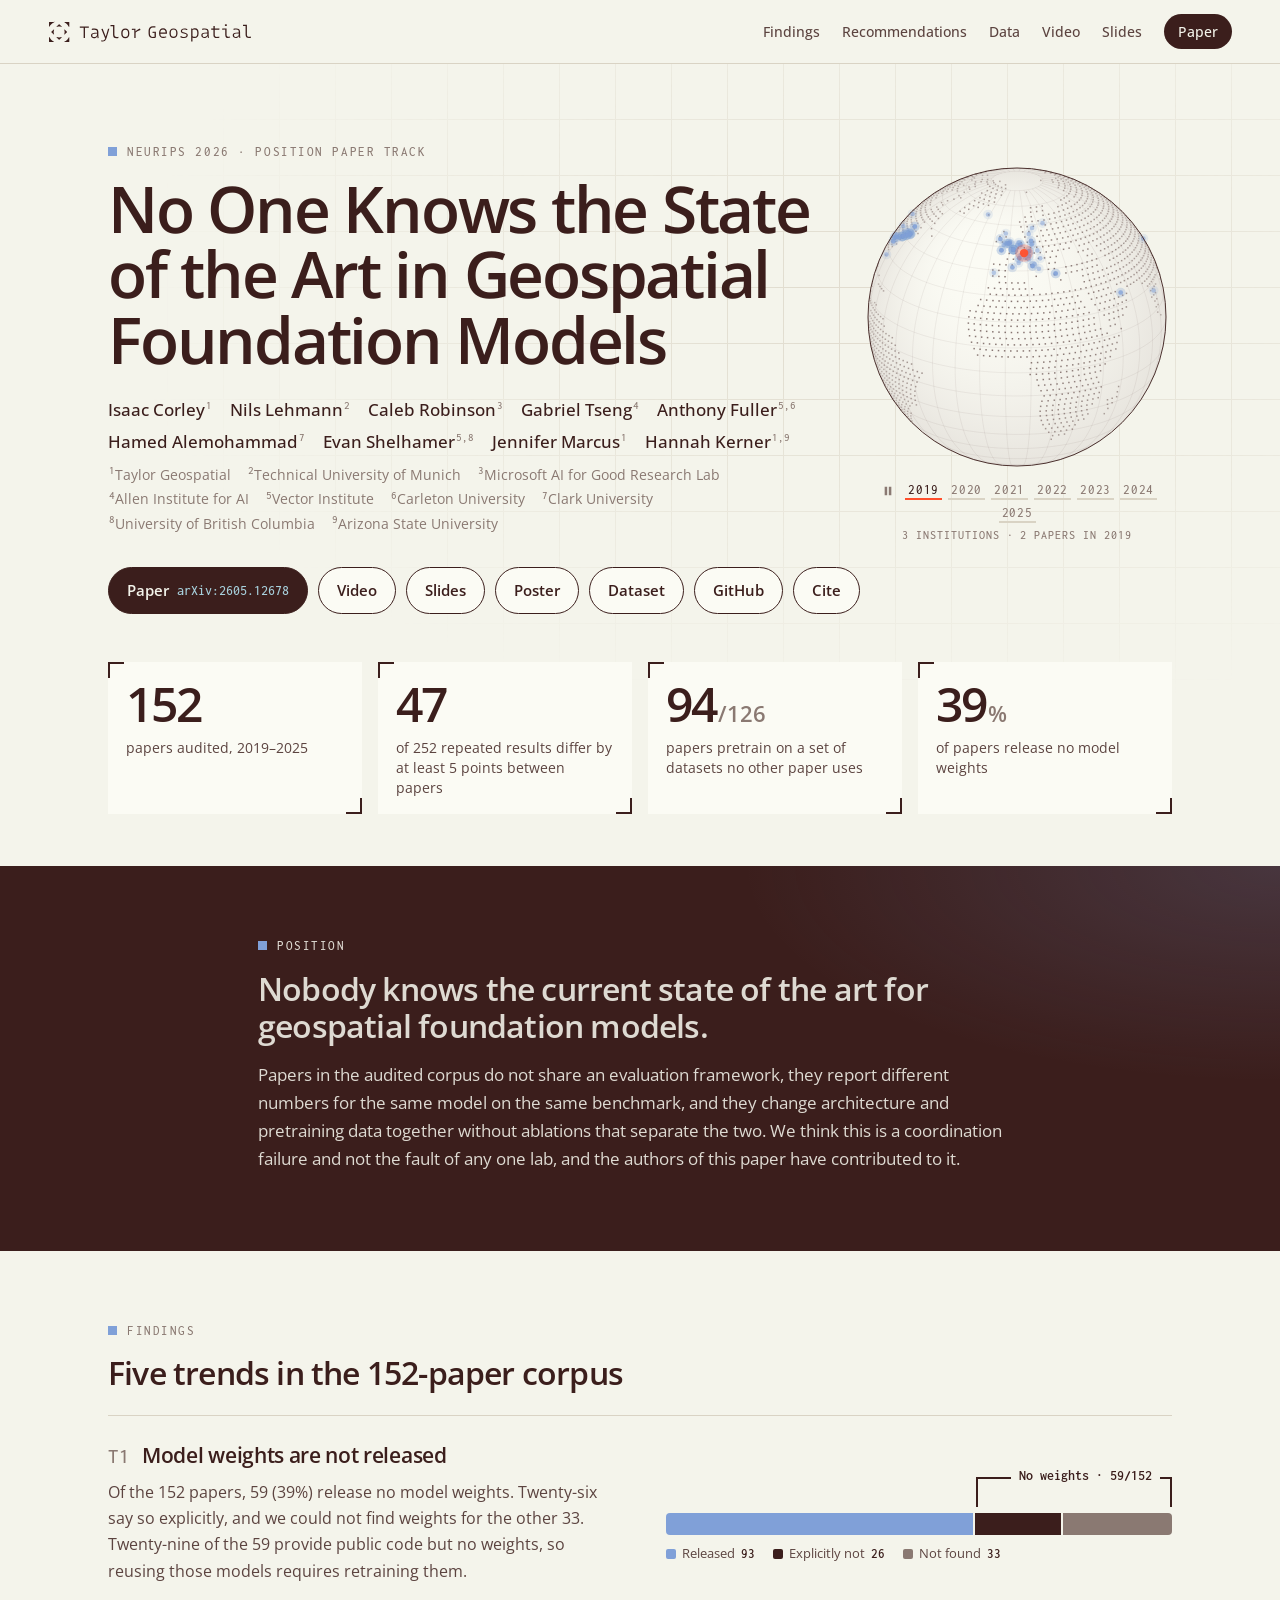
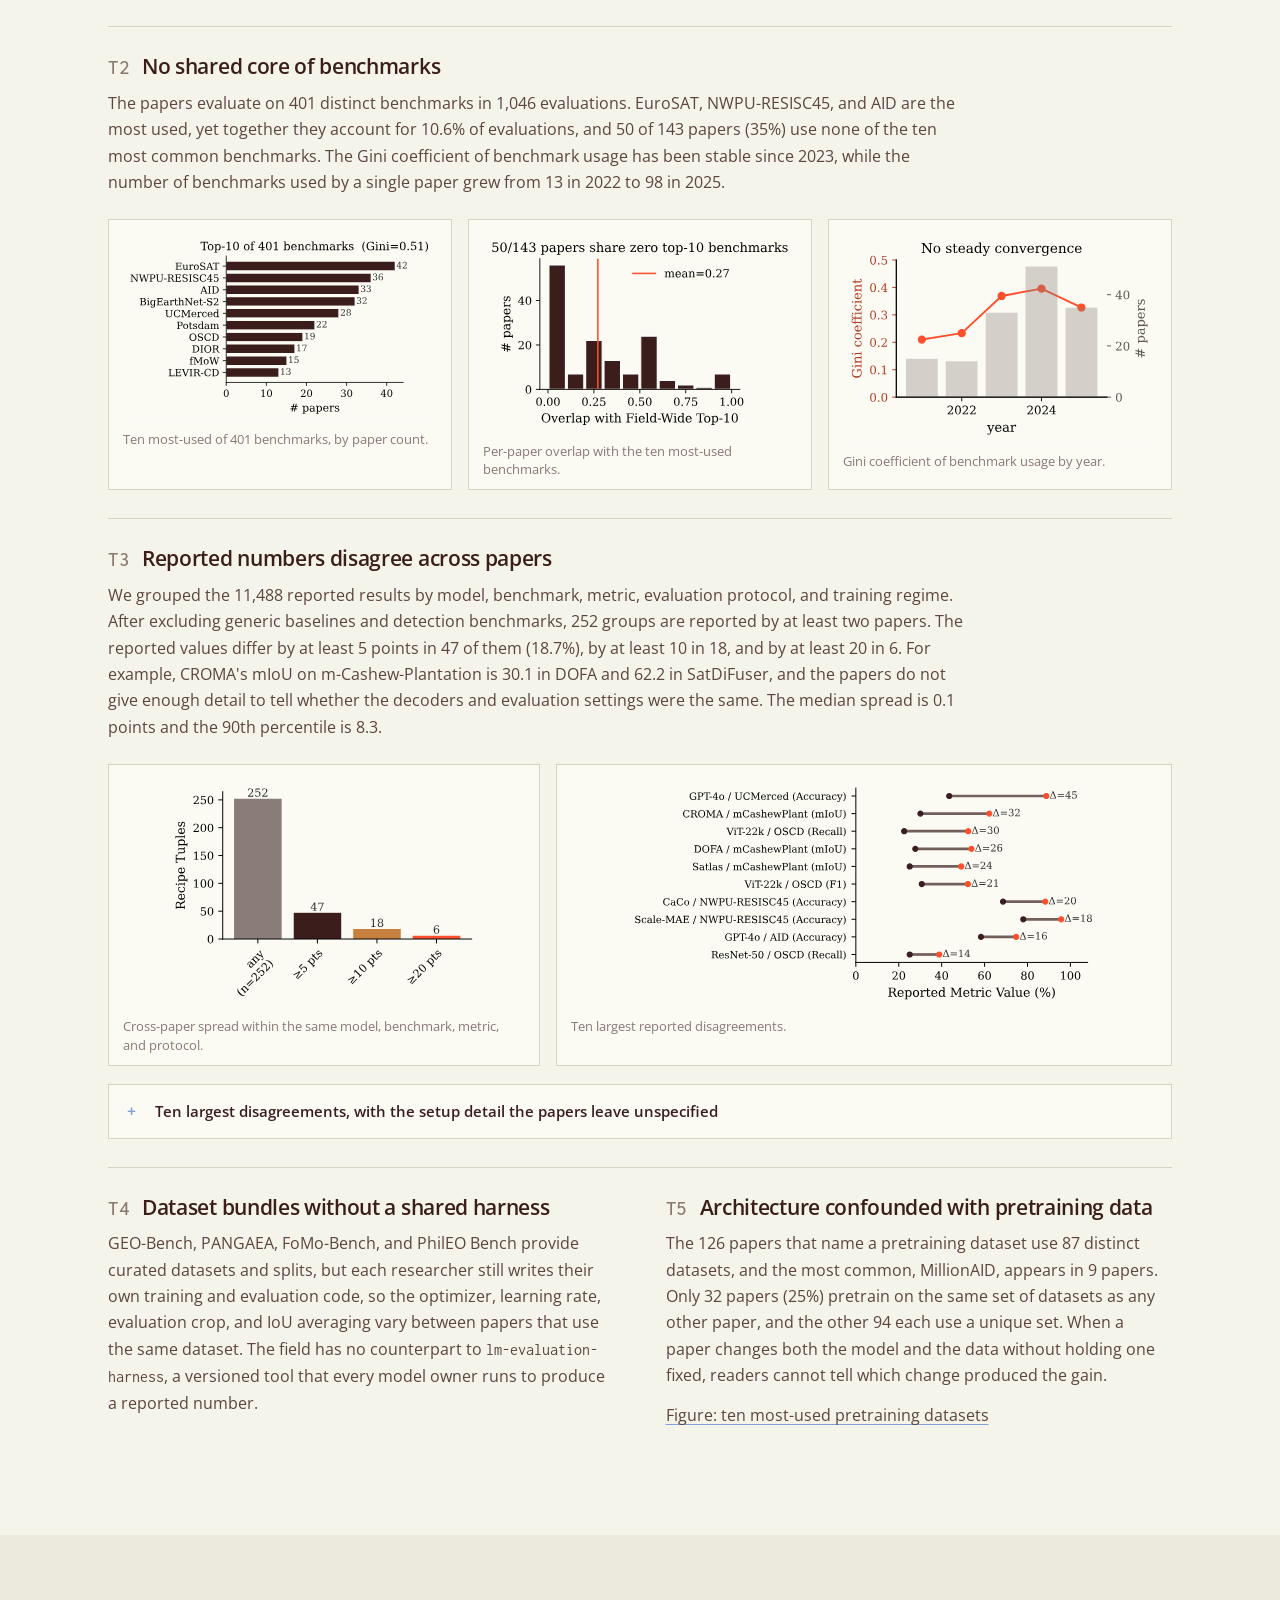
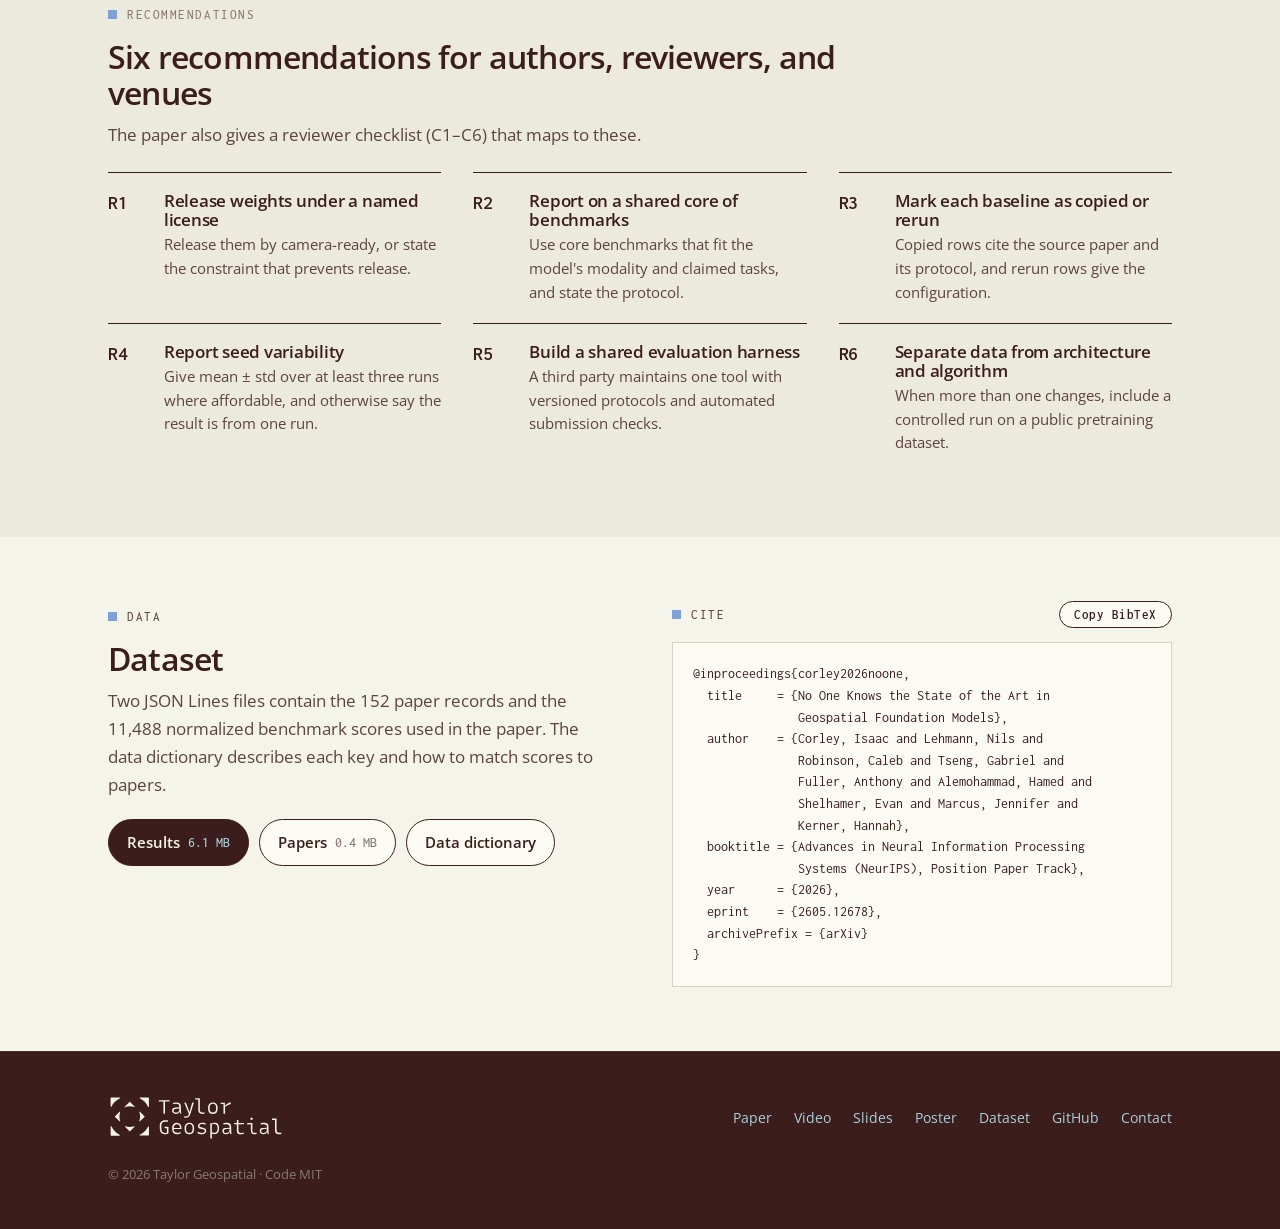
<file: site/index.html>
<!doctype html>
<html lang="en">
<head>
<meta charset="utf-8">
<meta name="viewport" content="width=device-width, initial-scale=1">
<title>No One Knows the State of the Art in Geospatial Foundation Models · Taylor Geospatial</title>
<meta name="description" content="NeurIPS 2026 position paper. A 152-paper audit of how geospatial foundation model papers evaluate and compare models, with six recommendations.">
<meta name="theme-color" content="#F4F4EB">
<meta property="og:type" content="website">
<meta property="og:title" content="No One Knows the State of the Art in Geospatial Foundation Models">
<meta property="og:description" content="CROMA scores 30.1 mIoU on m-Cashew in one paper and 62.2 in another. We audited 152 GFM papers and 11,488 reported results, and propose six fixes. NeurIPS 2026 position paper.">
<meta property="og:url" content="https://research.taylorgeospatial.org/state-of-gfms/">
<meta property="og:site_name" content="Taylor Geospatial">
<meta property="og:image" content="https://research.taylorgeospatial.org/state-of-gfms/assets/og.png">
<meta property="og:image:width" content="1200">
<meta property="og:image:height" content="630">
<meta property="og:image:alt" content="Nobody knows which geospatial foundation model is best. Chart of the lowest and highest scores that different papers report for the same model, benchmark, and protocol.">
<meta name="twitter:card" content="summary_large_image">
<link rel="canonical" href="https://research.taylorgeospatial.org/state-of-gfms/">
<link rel="icon" href="assets/favicon.svg" type="image/svg+xml">
<link rel="preconnect" href="https://fonts.googleapis.com">
<link rel="preconnect" href="https://fonts.gstatic.com" crossorigin>
<link rel="stylesheet" href="https://fonts.googleapis.com/css2?family=Inconsolata:wght@400;500;600&family=Open+Sans:ital,wght@0,400;0,500;0,600;0,700;1,400&display=swap">
<link rel="stylesheet" href="styles.css">
<link rel="preload" href="assets/globe.json" as="fetch" type="application/json" crossorigin>
<script>document.documentElement.classList.add("js")</script>
</head>
<body>

<header class="bar">
  <a class="bar-logo" href="https://taylorgeospatial.org" aria-label="Taylor Geospatial">
    <img src="assets/tg-logo-oneline.svg" alt="Taylor Geospatial" width="226" height="24">
  </a>
  <nav class="bar-nav" aria-label="Sections">
    <a class="opt" href="#findings">Findings</a>
    <a class="opt" href="#recommendations">Recommendations</a>
    <a class="opt" href="#data">Data</a>
    <a href="presentation/">Video</a>
    <a href="slides/">Slides</a>
    <a class="pill" href="https://arxiv.org/abs/2605.12678">Paper</a>
  </nav>
</header>

<main>

<!-- ============ HERO ============ -->
<section class="hero">
  <div class="wrap hero-grid">
    <div class="hero-text">
    <p class="kicker rise" style="--d:0">NeurIPS 2026 · Position Paper Track</p>
    <h1 class="rise" style="--d:1">No One Knows the State of the Art in Geospatial Foundation Models</h1>

    <ul class="authors rise" style="--d:2">
      <li>Isaac Corley<sup>1</sup></li>
      <li>Nils Lehmann<sup>2</sup></li>
      <li>Caleb Robinson<sup>3</sup></li>
      <li>Gabriel Tseng<sup>4</sup></li>
      <li>Anthony Fuller<sup>5,6</sup></li>
      <li>Hamed Alemohammad<sup>7</sup></li>
      <li>Evan Shelhamer<sup>5,8</sup></li>
      <li>Jennifer Marcus<sup>1</sup></li>
      <li>Hannah Kerner<sup>1,9</sup></li>
    </ul>
    <p class="affils rise" style="--d:2">
      <span><sup>1</sup>Taylor Geospatial</span>
      <span><sup>2</sup>Technical University of Munich</span>
      <span><sup>3</sup>Microsoft AI for Good Research Lab</span>
      <span><sup>4</sup>Allen Institute for AI</span>
      <span><sup>5</sup>Vector Institute</span>
      <span><sup>6</sup>Carleton University</span>
      <span><sup>7</sup>Clark University</span>
      <span><sup>8</sup>University of British Columbia</span>
      <span><sup>9</sup>Arizona State University</span>
    </p>
    </div>

    <figure class="globe rise" id="globe" style="--d:3">
      <div class="globe-stage">
        <canvas role="img" aria-label="Globe of the institutions whose authors published the audited papers."></canvas>
        <div class="globe-tip" hidden></div>
      </div>
      <figcaption>
        <div class="globe-years"><button class="globe-play" type="button" aria-label="Play through the years"></button></div>
        <p class="globe-caption"></p>
      </figcaption>
    </figure>

    <div class="cta rise" style="--d:3">
      <a class="btn btn-solid" href="https://arxiv.org/abs/2605.12678">Paper <span class="mono">arXiv:2605.12678</span></a>
      <a class="btn" href="presentation/">Video</a>
      <a class="btn" href="slides/">Slides</a>
      <a class="btn" href="poster/">Poster</a>
      <a class="btn" href="#data">Dataset</a>
      <a class="btn" href="https://github.com/taylor-geospatial/state-of-gfms">GitHub</a>
      <a class="btn" href="#cite">Cite</a>
    </div>
  </div>

  <div class="wrap stats" role="list">
    <div class="stat rise" style="--d:4" role="listitem">
      <span class="stat-n">152</span>
      <span class="stat-l">papers audited, 2019–2025</span>
    </div>
    <div class="stat rise" style="--d:5" role="listitem">
      <span class="stat-n">47</span>
      <span class="stat-l">of 252 repeated results differ by at least 5 points between papers</span>
    </div>
    <div class="stat rise" style="--d:6" role="listitem">
      <span class="stat-n">94<small>/126</small></span>
      <span class="stat-l">papers pretrain on a set of datasets no other paper uses</span>
    </div>
    <div class="stat rise" style="--d:7" role="listitem">
      <span class="stat-n">39<small>%</small></span>
      <span class="stat-l">of papers release no model weights</span>
    </div>
  </div>
</section>

<!-- ============ POSITION ============ -->
<section class="position" id="position">
  <div class="wrap narrow reveal">
    <p class="kicker kicker-dark">Position</p>
    <p class="position-lead">Nobody knows the current state of the art for geospatial foundation models.</p>
    <p>Papers in the audited corpus do not share an evaluation framework, they report different numbers for the same model on the same benchmark, and they change architecture and pretraining data together without ablations that separate the two. We think this is a coordination failure and not the fault of any one lab, and the authors of this paper have contributed to it.</p>
  </div>
</section>

<!-- ============ FINDINGS ============ -->
<section class="findings" id="findings">
  <div class="wrap">
    <header class="sec-head reveal">
      <p class="kicker">Findings</p>
      <h2>Five trends in the 152-paper corpus</h2>
    </header>

    <article class="trend reveal">
      <div class="trend-body">
        <h3><span class="mono">T1</span> Model weights are not released</h3>
        <p>Of the 152 papers, 59 (39%) release no model weights. Twenty-six say so explicitly, and we could not find weights for the other 33. Twenty-nine of the 59 provide public code but no weights, so reusing those models requires retraining them.</p>
      </div>
      <div class="wbar" role="img" aria-label="Weight release across 152 papers: 93 released, 26 explicitly unreleased, 33 not found">
        <div class="wbar-bracket" style="--l:61.2%"><span>No weights · 59/152</span></div>
        <div class="wbar-track">
          <span class="seg seg-yes" style="--w:93" title="Released: 93 papers (61%)"></span>
          <span class="seg seg-no" style="--w:26" title="Explicitly unreleased: 26 papers (17%)"></span>
          <span class="seg seg-unk" style="--w:33" title="Not found: 33 papers (22%)"></span>
        </div>
        <div class="wbar-labels">
          <span style="--w:93"><i class="sw sw-yes"></i>Released <b>93</b></span>
          <span style="--w:26"><i class="sw sw-no"></i>Explicitly not <b>26</b></span>
          <span style="--w:33"><i class="sw sw-unk"></i>Not found <b>33</b></span>
        </div>
      </div>
    </article>

    <article class="trend trend-stack reveal">
      <div class="trend-body">
        <h3><span class="mono">T2</span> No shared core of benchmarks</h3>
        <p>The papers evaluate on 401 distinct benchmarks in 1,046 evaluations. EuroSAT, NWPU-RESISC45, and AID are the most used, yet together they account for 10.6% of evaluations, and 50 of 143 papers (35%) use none of the ten most common benchmarks. The Gini coefficient of benchmark usage has been stable since 2023, while the number of benchmarks used by a single paper grew from 13 in 2022 to 98 in 2025.</p>
      </div>
      <div class="figs figs-3">
        <figure class="fig"><a href="assets/figs/benchmark_concentration.svg" class="fig-link"><img src="assets/figs/benchmark_concentration.svg" alt="Top-10 of 401 benchmarks by paper count: EuroSAT 42, NWPU-RESISC45 36, AID 33, BigEarthNet-S2 32, UCMerced 28, Potsdam 22, OSCD 19, DIOR 17, fMoW 15, LEVIR-CD 13. Gini 0.51." loading="lazy"></a><figcaption>Ten most-used of 401 benchmarks, by paper count.</figcaption></figure>
        <figure class="fig"><a href="assets/figs/cherry_picking.svg" class="fig-link"><img src="assets/figs/cherry_picking.svg" alt="Histogram of per-paper overlap with the top-10 benchmarks; mean 0.27, 50 of 143 papers at zero overlap." loading="lazy"></a><figcaption>Per-paper overlap with the ten most-used benchmarks.</figcaption></figure>
        <figure class="fig"><a href="assets/figs/concentration_by_year.svg" class="fig-link"><img src="assets/figs/concentration_by_year.svg" alt="Gini coefficient of benchmark usage by publication year, stable after 2023." loading="lazy"></a><figcaption>Gini coefficient of benchmark usage by year.</figcaption></figure>
      </div>
    </article>

    <article class="trend trend-stack reveal">
      <div class="trend-body">
        <h3><span class="mono">T3</span> Reported numbers disagree across papers</h3>
        <p>We grouped the 11,488 reported results by model, benchmark, metric, evaluation protocol, and training regime. After excluding generic baselines and detection benchmarks, 252 groups are reported by at least two papers. The reported values differ by at least 5 points in 47 of them (18.7%), by at least 10 in 18, and by at least 20 in 6. For example, CROMA's mIoU on m-Cashew-Plantation is 30.1 in DOFA and 62.2 in SatDiFuser, and the papers do not give enough detail to tell whether the decoders and evaluation settings were the same. The median spread is 0.1 points and the 90th percentile is 8.3.</p>
      </div>
      <div class="figs figs-2">
        <figure class="fig"><a href="assets/figs/divergence_left.svg" class="fig-link"><img src="assets/figs/divergence_left.svg" alt="Of 252 recipe tuples, 47 spread at least 5 points, 18 at least 10, and 6 at least 20." loading="lazy"></a><figcaption>Cross-paper spread within the same model, benchmark, metric, and protocol.</figcaption></figure>
        <figure class="fig"><a href="assets/figs/divergence_right.svg" class="fig-link"><img src="assets/figs/divergence_right.svg" alt="Top-10 reported disagreements, led by GPT-4o on UCMerced (45 points) and CROMA on m-Cashew-Plantation (32 points)." loading="lazy"></a><figcaption>Ten largest reported disagreements.</figcaption></figure>
      </div>
      <details class="table-wrap">
        <summary>Ten largest disagreements, with the setup detail the papers leave unspecified</summary>
        <div class="scroll">
          <table>
            <thead><tr><th>Model</th><th>Benchmark</th><th>Metric / eval</th><th class="num">#</th><th class="num">Min</th><th class="num">Max</th><th>Min / max papers</th><th>Likely missing setup detail</th></tr></thead>
            <tbody>
              <tr><td>GPT-4o</td><td>UCMerced</td><td>Acc. / 0-shot</td><td class="num">2</td><td class="num">43.5</td><td class="num">88.8</td><td>RingMo-Agent; EarthDial</td><td>Identical prompts, API snapshot, scoring, and samples are not established.</td></tr>
              <tr><td>CROMA</td><td>m-Cashew</td><td>mIoU / linear</td><td class="num">4</td><td class="num">30.1</td><td class="num">62.2</td><td>DOFA; SatDiFuser</td><td>Decoder details are weakly described.</td></tr>
              <tr><td>ViT-22k</td><td>OSCD</td><td>Recall / FT</td><td class="num">2</td><td class="num">22.5</td><td class="num">52.4</td><td>GFM; SpectralGPT</td><td>GFM describes 192×192 tiles; SpectralGPT describes 128×128 crops with 50% overlap. Unclear why that would produce such a gap.</td></tr>
              <tr><td>DOFA</td><td>m-Cashew</td><td>mIoU / linear</td><td class="num">3</td><td class="num">27.7</td><td class="num">53.9</td><td>TerraFM; SatDiFuser</td><td>Decoder details are weakly described.</td></tr>
              <tr><td>Satlas</td><td>m-Cashew</td><td>mIoU / linear</td><td class="num">2</td><td class="num">25.1</td><td class="num">49.1</td><td>TerraFM; SatDiFuser</td><td>TerraFM reports the same Satlas score as Galileo, but which decoder produced it is unclear.</td></tr>
              <tr><td>ViT-22k</td><td>OSCD</td><td>F1 / FT</td><td class="num">3</td><td class="num">30.7</td><td class="num">52.2</td><td>GFM; SpectralGPT</td><td>The papers do not establish that they use the same evaluation recipe.</td></tr>
              <tr><td>CaCo</td><td>NWPU-RESISC45</td><td>Acc. / FT</td><td class="num">2</td><td class="num">68.6</td><td class="num">88.3</td><td>CtxMIM; SelectiveMAE</td><td>CtxMIM's head-fine-tuning description is ambiguous.</td></tr>
              <tr><td>Scale-MAE</td><td>NWPU-RESISC45</td><td>Acc. / FT</td><td class="num">7</td><td class="num">78.0</td><td class="num">95.7</td><td>CtxMIM; Scale-MAE</td><td>Freezing is unclear in CtxMIM. The same score in several papers does not show each reran it.</td></tr>
              <tr><td>GPT-4o</td><td>AID</td><td>Acc. / 0-shot</td><td class="num">2</td><td class="num">58.3</td><td class="num">74.7</td><td>RingMo-Agent; EarthDial</td><td>Identical samples, prompts, answer mapping, and API snapshot are not established.</td></tr>
              <tr><td>ResNet-50</td><td>OSCD</td><td>Recall / FT</td><td class="num">3</td><td class="num">25.1</td><td class="num">38.9</td><td>GFM; SpectralGPT</td><td>GFM labels it ResNet-50, but its scores match a ResNet-18 run in SeCo.</td></tr>
            </tbody>
          </table>
        </div>
      </details>
    </article>

    <article class="trend reveal">
      <div class="trend-body">
        <h3><span class="mono">T4</span> Dataset bundles without a shared harness</h3>
        <p>GEO-Bench, PANGAEA, FoMo-Bench, and PhilEO Bench provide curated datasets and splits, but each researcher still writes their own training and evaluation code, so the optimizer, learning rate, evaluation crop, and IoU averaging vary between papers that use the same dataset. The field has no counterpart to <span class="mono">lm-evaluation-harness</span>, a versioned tool that every model owner runs to produce a reported number.</p>
      </div>
      <div class="trend-body">
        <h3><span class="mono">T5</span> Architecture confounded with pretraining data</h3>
        <p>The 126 papers that name a pretraining dataset use 87 distinct datasets, and the most common, MillionAID, appears in 9 papers. Only 32 papers (25%) pretrain on the same set of datasets as any other paper, and the other 94 each use a unique set. When a paper changes both the model and the data without holding one fixed, readers cannot tell which change produced the gain.</p>
        <p class="more"><a href="assets/figs/pretrain_data.svg">Figure: ten most-used pretraining datasets</a></p>
      </div>
    </article>
  </div>
</section>

<!-- ============ RECOMMENDATIONS ============ -->
<section class="recs" id="recommendations">
  <div class="wrap">
    <header class="sec-head reveal">
      <p class="kicker">Recommendations</p>
      <h2>Six recommendations for authors, reviewers, and venues</h2>
      <p class="sec-sub">The paper also gives a reviewer checklist (C1–C6) that maps to these.</p>
    </header>
    <ol class="rec-list reveal">
      <li class="rec"><span class="rec-n">R1</span><div><h3>Release weights under a named license</h3><p>Release them by camera-ready, or state the constraint that prevents release.</p></div></li>
      <li class="rec"><span class="rec-n">R2</span><div><h3>Report on a shared core of benchmarks</h3><p>Use core benchmarks that fit the model's modality and claimed tasks, and state the protocol.</p></div></li>
      <li class="rec"><span class="rec-n">R3</span><div><h3>Mark each baseline as copied or rerun</h3><p>Copied rows cite the source paper and its protocol, and rerun rows give the configuration.</p></div></li>
      <li class="rec"><span class="rec-n">R4</span><div><h3>Report seed variability</h3><p>Give mean ± std over at least three runs where affordable, and otherwise say the result is from one run.</p></div></li>
      <li class="rec"><span class="rec-n">R5</span><div><h3>Build a shared evaluation harness</h3><p>A third party maintains one tool with versioned protocols and automated submission checks.</p></div></li>
      <li class="rec"><span class="rec-n">R6</span><div><h3>Separate data from architecture and algorithm</h3><p>When more than one changes, include a controlled run on a public pretraining dataset.</p></div></li>
    </ol>
  </div>
</section>

<!-- ============ DATA + CITE ============ -->
<section class="data" id="data">
  <div class="wrap split reveal">
    <div>
      <p class="kicker">Data</p>
      <h2>Dataset</h2>
      <p>Two JSON Lines files contain the 152 paper records and the 11,488 normalized benchmark scores used in the paper. The data dictionary describes each key and how to match scores to papers.</p>
      <div class="cta">
        <a class="btn btn-solid" href="data/reported_numbers.jsonl" download>Results <span class="mono">6.1 MB</span></a>
        <a class="btn" href="data/extracted_info.jsonl" download>Papers <span class="mono">0.4 MB</span></a>
        <a class="btn" href="https://github.com/taylor-geospatial/state-of-gfms/blob/main/data/README.md">Data dictionary</a>
      </div>
    </div>
    <div id="cite">
      <div class="cite-head">
        <p class="kicker">Cite</p>
        <button class="copy" type="button" data-copy="#bibtex">Copy BibTeX</button>
      </div>
<pre class="bib" id="bibtex">@inproceedings{corley2026noone,
  title     = {No One Knows the State of the Art in
               Geospatial Foundation Models},
  author    = {Corley, Isaac and Lehmann, Nils and
               Robinson, Caleb and Tseng, Gabriel and
               Fuller, Anthony and Alemohammad, Hamed and
               Shelhamer, Evan and Marcus, Jennifer and
               Kerner, Hannah},
  booktitle = {Advances in Neural Information Processing
               Systems (NeurIPS), Position Paper Track},
  year      = {2026},
  eprint    = {2605.12678},
  archivePrefix = {arXiv}
}</pre>
    </div>
  </div>
</section>

</main>

<footer class="foot">
  <div class="wrap foot-inner">
    <a href="https://taylorgeospatial.org" aria-label="Taylor Geospatial"><img src="assets/tg-logo-stacked-ivory.svg" alt="Taylor Geospatial" width="192" height="48"></a>
    <nav class="foot-links" aria-label="Footer">
      <a href="https://arxiv.org/abs/2605.12678">Paper</a>
      <a href="presentation/">Video</a>
      <a href="slides/">Slides</a>
      <a href="poster/">Poster</a>
      <a href="#data">Dataset</a>
      <a href="https://github.com/taylor-geospatial/state-of-gfms">GitHub</a>
      <a href="mailto:isaac.corley@taylorgeospatial.org">Contact</a>
    </nav>
    <p class="foot-note">© 2026 Taylor Geospatial · Code MIT</p>
  </div>
</footer>

<script src="main.js" defer></script>
<script src="globe.js" defer></script>
</body>
</html>
</file>
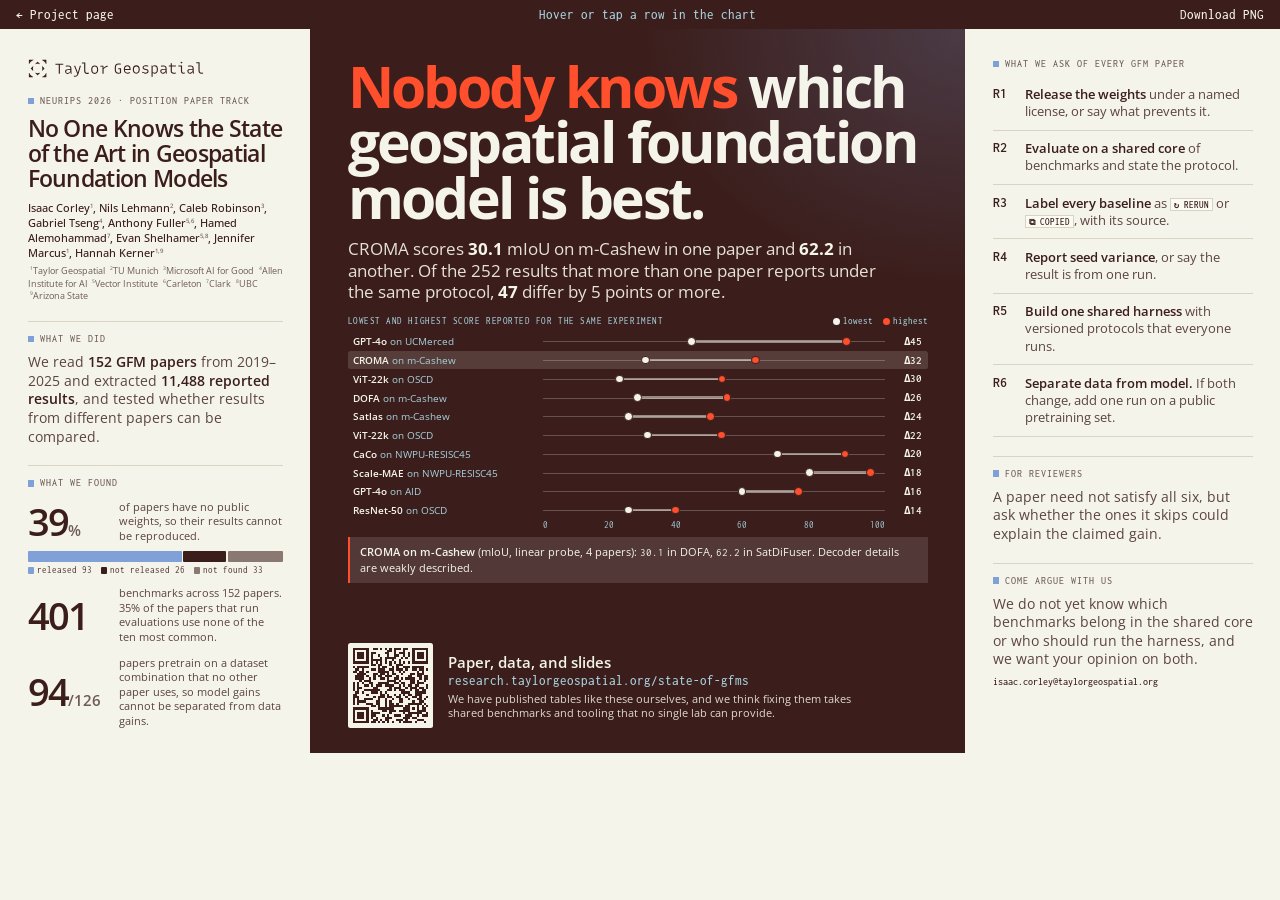
<file: site/poster/index.html>
<!doctype html>
<html lang="en">
<head>
<meta charset="utf-8">
<meta name="viewport" content="width=device-width, initial-scale=1">
<title>Poster · No One Knows the State of the Art in Geospatial Foundation Models</title>
<meta name="description" content="NeurIPS 2026 poster for the position paper No One Knows the State of the Art in Geospatial Foundation Models.">
<meta name="theme-color" content="#3B1E1C">
<meta property="og:type" content="website">
<meta property="og:title" content="Poster · No One Knows the State of the Art in Geospatial Foundation Models">
<meta property="og:description" content="Interactive NeurIPS 2026 poster: how far apart different papers report the same experiment, and six things we ask of every GFM paper.">
<meta property="og:url" content="https://research.taylorgeospatial.org/state-of-gfms/poster/">
<meta property="og:site_name" content="Taylor Geospatial">
<meta property="og:image" content="https://research.taylorgeospatial.org/state-of-gfms/assets/og.png">
<meta property="og:image:width" content="1200">
<meta property="og:image:height" content="630">
<meta property="og:image:alt" content="Nobody knows which geospatial foundation model is best. Chart of the lowest and highest scores that different papers report for the same model, benchmark, and protocol.">
<meta name="twitter:card" content="summary_large_image">
<link rel="canonical" href="https://research.taylorgeospatial.org/state-of-gfms/poster/">
<link rel="icon" href="../assets/favicon.svg" type="image/svg+xml">
<link rel="preconnect" href="https://fonts.googleapis.com">
<link rel="preconnect" href="https://fonts.gstatic.com" crossorigin>
<link rel="stylesheet" href="https://fonts.googleapis.com/css2?family=Inconsolata:wght@400;500;600&family=Open+Sans:wght@400;500;600;700&display=swap">
<link rel="stylesheet" href="poster.css">
</head>
<body>
<div class="chrome">
  <a href="../">← Project page</a>
  <span>Hover or tap a row in the chart</span>
  <a href="poster.png" download>Download PNG</a>
</div>
<div id="stage">

  <!-- LEFT: who, what, evidence -->
  <aside class="col left">
    <img class="logo" src="../assets/tg-logo-oneline.svg" alt="Taylor Geospatial">
    <p class="kicker">NeurIPS 2026 · Position Paper Track</p>
    <h1>No One Knows the State of the Art in Geospatial Foundation Models</h1>
    <p class="authors">Isaac Corley<sup>1</sup>, Nils Lehmann<sup>2</sup>, Caleb Robinson<sup>3</sup>, Gabriel Tseng<sup>4</sup>, Anthony Fuller<sup>5,6</sup>, Hamed Alemohammad<sup>7</sup>, Evan Shelhamer<sup>5,8</sup>, Jennifer Marcus<sup>1</sup>, Hannah Kerner<sup>1,9</sup></p>
    <p class="affils"><sup>1</sup>Taylor Geospatial <sup>2</sup>TU Munich <sup>3</sup>Microsoft AI for Good <sup>4</sup>Allen Institute for AI <sup>5</sup>Vector Institute <sup>6</sup>Carleton <sup>7</sup>Clark <sup>8</sup>UBC <sup>9</sup>Arizona State</p>

    <p class="kicker sec">What we did</p>
    <p class="body">We read <b>152 GFM papers</b> from 2019–2025 and extracted <b>11,488 reported results</b>, and tested whether results from different papers can be compared.</p>

    <p class="kicker sec">What we found</p>
    <div class="stat">
      <span class="n">39<small>%</small></span>
      <span class="l">of papers have no public weights, so their results cannot be reproduced.</span>
      <div class="wbar"><i style="flex:93" class="yes" data-tip="Weights released: 93 papers"></i><i style="flex:26" class="no" data-tip="Explicitly not released: 26 papers"></i><i style="flex:33" class="unk" data-tip="Weights not found: 33 papers"></i></div>
      <span class="legend"><i class="yes"></i>released 93 <i class="no"></i>not released 26 <i class="unk"></i>not found 33</span>
    </div>
    <div class="stat">
      <span class="n">401</span>
      <span class="l">benchmarks across 152 papers. 35% of the papers that run evaluations use none of the ten most common.</span>
    </div>
    <div class="stat">
      <span class="n">94<small>/126</small></span>
      <span class="l">papers pretrain on a dataset combination that no other paper uses, so model gains cannot be separated from data gains.</span>
    </div>
  </aside>

  <!-- CENTER: the hook -->
  <main class="center">
    <p class="hook"><em>Nobody knows</em> which geospatial foundation model is best.</p>
    <p class="sub">CROMA scores <b>30.1</b> mIoU on m-Cashew in one paper and <b>62.2</b> in another. Of the 252 results that more than one paper reports under the same protocol, <b>47</b> differ by 5 points or more.</p>

    <div class="chart">
      <div class="chart-head"><span>Lowest and highest score reported for the same experiment</span><span class="key"><i class="lo"></i>lowest <i class="hi"></i>highest</span></div>
      <div id="rows"></div>
      <div class="axis"><span>0</span><span>20</span><span>40</span><span>60</span><span>80</span><span>100</span></div>
    </div>
    <div class="detail" id="detail"></div>

    <div class="foot">
      <img class="qr" src="qr.svg" alt="QR code for research.taylorgeospatial.org/state-of-gfms">
      <div>
        <p class="foot-big">Paper, data, and slides</p>
        <p class="foot-url">research.taylorgeospatial.org/state-of-gfms</p>
        <p class="foot-note">We have published tables like these ourselves, and we think fixing them takes shared benchmarks and tooling that no single lab can provide.</p>
      </div>
    </div>
  </main>

  <!-- RIGHT: what to do -->
  <aside class="col right">
    <p class="kicker">What we ask of every GFM paper</p>
    <ol class="recs">
      <li><span>R1</span><div><b>Release the weights</b> under a named license, or say what prevents it.</div></li>
      <li><span>R2</span><div><b>Evaluate on a shared core</b> of benchmarks and state the protocol.</div></li>
      <li><span>R3</span><div><b>Label every baseline</b> as <i class="tag">↻ rerun</i> or <i class="tag">⧉ copied</i>, with its source.</div></li>
      <li><span>R4</span><div><b>Report seed variance</b>, or say the result is from one run.</div></li>
      <li><span>R5</span><div><b>Build one shared harness</b> with versioned protocols that everyone runs.</div></li>
      <li><span>R6</span><div><b>Separate data from model.</b> If both change, add one run on a public pretraining set.</div></li>
    </ol>

    <p class="kicker sec">For reviewers</p>
    <p class="body">A paper need not satisfy all six, but ask whether the ones it skips could explain the claimed gain.</p>

    <p class="kicker sec">Come argue with us</p>
    <p class="body">We do not yet know which benchmarks belong in the shared core or who should run the harness, and we want your opinion on both.</p>
    <p class="contact">isaac.corley@taylorgeospatial.org</p>
  </aside>

  <div id="tip"></div>
</div>
<script src="poster.js"></script>
</body>
</html>
</file>
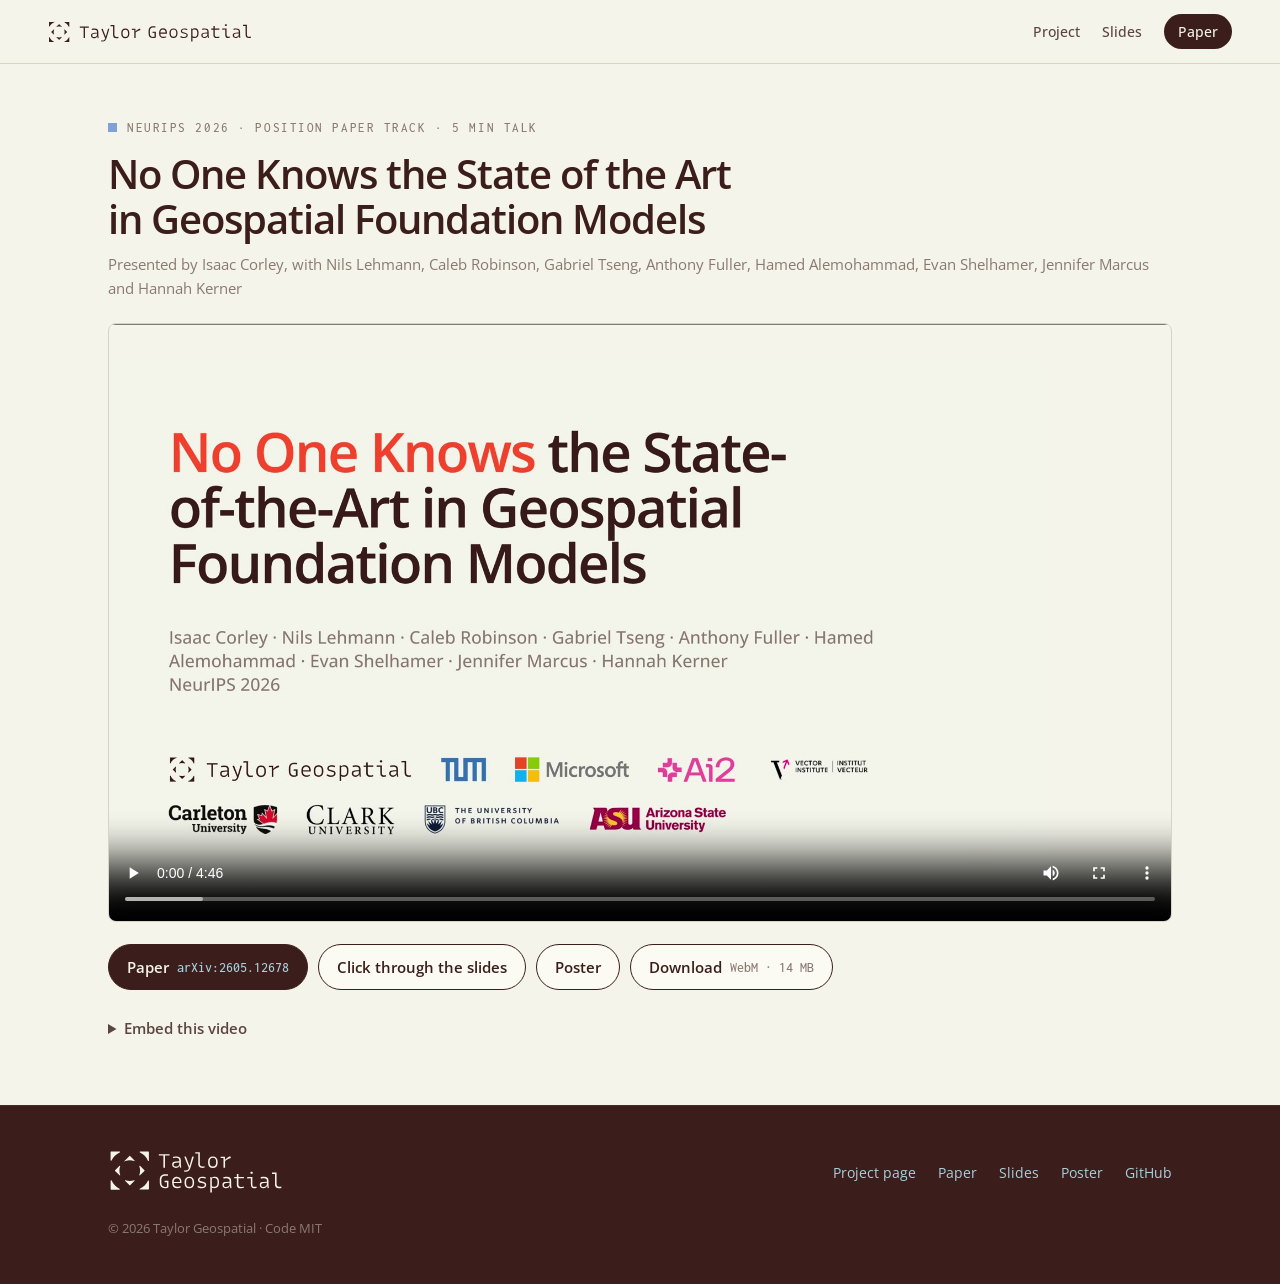
<file: site/presentation/index.html>
<!doctype html>
<html lang="en">
<head>
<meta charset="utf-8">
<meta name="viewport" content="width=device-width, initial-scale=1">
<title>Presentation · No One Knows the State of the Art in Geospatial Foundation Models</title>
<meta name="description" content="Five-minute NeurIPS 2026 presentation of the position paper No One Knows the State of the Art in Geospatial Foundation Models.">
<meta name="theme-color" content="#F4F4EB">
<meta property="og:type" content="video.other">
<meta property="og:title" content="Presentation · No One Knows the State of the Art in Geospatial Foundation Models">
<meta property="og:description" content="Five-minute NeurIPS 2026 talk: a 152-paper audit of geospatial foundation models and six recommendations to make them comparable.">
<meta property="og:url" content="https://research.taylorgeospatial.org/state-of-gfms/presentation/">
<meta property="og:site_name" content="Taylor Geospatial">
<meta property="og:image" content="https://research.taylorgeospatial.org/state-of-gfms/presentation/poster.jpg">
<meta property="og:image:width" content="1920">
<meta property="og:image:height" content="1080">
<meta name="twitter:card" content="summary_large_image">
<meta property="og:video" content="https://research.taylorgeospatial.org/state-of-gfms/presentation/no-one-knows-sota-gfm.webm">
<meta property="og:video:type" content="video/webm">
<link rel="canonical" href="https://research.taylorgeospatial.org/state-of-gfms/presentation/">
<link rel="icon" href="../assets/favicon.svg" type="image/svg+xml">
<link rel="preconnect" href="https://fonts.googleapis.com">
<link rel="preconnect" href="https://fonts.gstatic.com" crossorigin>
<link rel="stylesheet" href="https://fonts.googleapis.com/css2?family=Inconsolata:wght@400;500;600&family=Open+Sans:ital,wght@0,400;0,500;0,600;0,700;1,400&display=swap">
<link rel="stylesheet" href="../styles.css">
<style>
  .talk { padding: clamp(28px, 4vw, 48px) 0 clamp(40px, 5vw, 64px); }
  .talk h1 { font-size: clamp(26px, 3.4vw, 40px); margin-bottom: 10px; text-wrap: balance; }
  .talk .by { color: var(--ink-muted); font-size: 15px; margin-bottom: 22px; }
  .talk video { display: block; width: 100%; aspect-ratio: 16 / 9; background: var(--tg-ivory); border: 1px solid var(--rule); border-radius: 8px; }
  .talk .cta { margin-top: 22px; }
  .talk details { margin-top: 26px; font-size: 15px; color: var(--ink-soft); }
  .talk summary { cursor: pointer; font-weight: 600; }
  .talk pre { margin: 10px 0 0; padding: 12px 14px; background: var(--card); border: 1px solid var(--rule); border-radius: 6px; font: 400 13px/1.5 var(--mono); white-space: pre-wrap; word-break: break-all; }
  /* ?embed: only the video, edge to edge, for iframes */
  .embed { background: var(--tg-ivory); }
  .embed .bar, .embed .foot, .embed .kicker, .embed h1, .embed .by, .embed .cta, .embed details { display: none; }
  .embed .talk, .embed .wrap { padding: 0; max-width: none; }
  .embed .talk video { height: 100vh; border: 0; border-radius: 0; }
</style>
<script>if (new URLSearchParams(location.search).has("embed")) document.documentElement.classList.add("embed");</script>
</head>
<body>

<header class="bar">
  <a class="bar-logo" href="https://taylorgeospatial.org" aria-label="Taylor Geospatial">
    <img src="../assets/tg-logo-oneline.svg" alt="Taylor Geospatial" width="226" height="24">
  </a>
  <nav class="bar-nav" aria-label="Sections">
    <a href="../">Project</a>
    <a href="../slides/">Slides</a>
    <a class="pill" href="https://arxiv.org/abs/2605.12678">Paper</a>
  </nav>
</header>

<main class="talk">
  <div class="wrap">
    <p class="kicker">NeurIPS 2026 · Position Paper Track · 5 min talk</p>
    <h1>No One Knows the State of the Art in Geospatial Foundation Models</h1>
    <p class="by">Presented by Isaac Corley, with Nils Lehmann, Caleb Robinson, Gabriel Tseng, Anthony Fuller, Hamed Alemohammad, Evan Shelhamer, Jennifer Marcus and Hannah Kerner</p>

    <video controls playsinline preload="metadata" poster="poster.jpg">
      <source src="no-one-knows-sota-gfm.webm" type="video/webm">
      Your browser can't play this video. <a href="no-one-knows-sota-gfm.webm">Download it</a> instead.
    </video>

    <div class="cta">
      <a class="btn btn-solid" href="https://arxiv.org/abs/2605.12678">Paper <span class="mono">arXiv:2605.12678</span></a>
      <a class="btn" href="../slides/">Click through the slides</a>
      <a class="btn" href="../poster/">Poster</a>
      <a class="btn" href="no-one-knows-sota-gfm.webm" download>Download <span class="mono">WebM · 14 MB</span></a>
    </div>

    <details>
      <summary>Embed this video</summary>
      <pre>&lt;iframe src="https://research.taylorgeospatial.org/state-of-gfms/presentation/?embed" style="width:100%;aspect-ratio:16/9;border:0" allowfullscreen&gt;&lt;/iframe&gt;</pre>
    </details>
  </div>
</main>

<footer class="foot">
  <div class="wrap foot-inner">
    <a href="https://taylorgeospatial.org" aria-label="Taylor Geospatial"><img src="../assets/tg-logo-stacked-ivory.svg" alt="Taylor Geospatial" width="192" height="48"></a>
    <nav class="foot-links" aria-label="Footer">
      <a href="../">Project page</a>
      <a href="https://arxiv.org/abs/2605.12678">Paper</a>
      <a href="../slides/">Slides</a>
      <a href="../poster/">Poster</a>
      <a href="https://github.com/taylor-geospatial/state-of-gfms">GitHub</a>
    </nav>
    <p class="foot-note">© 2026 Taylor Geospatial · Code MIT</p>
  </div>
</footer>

</body>
</html>
</file>
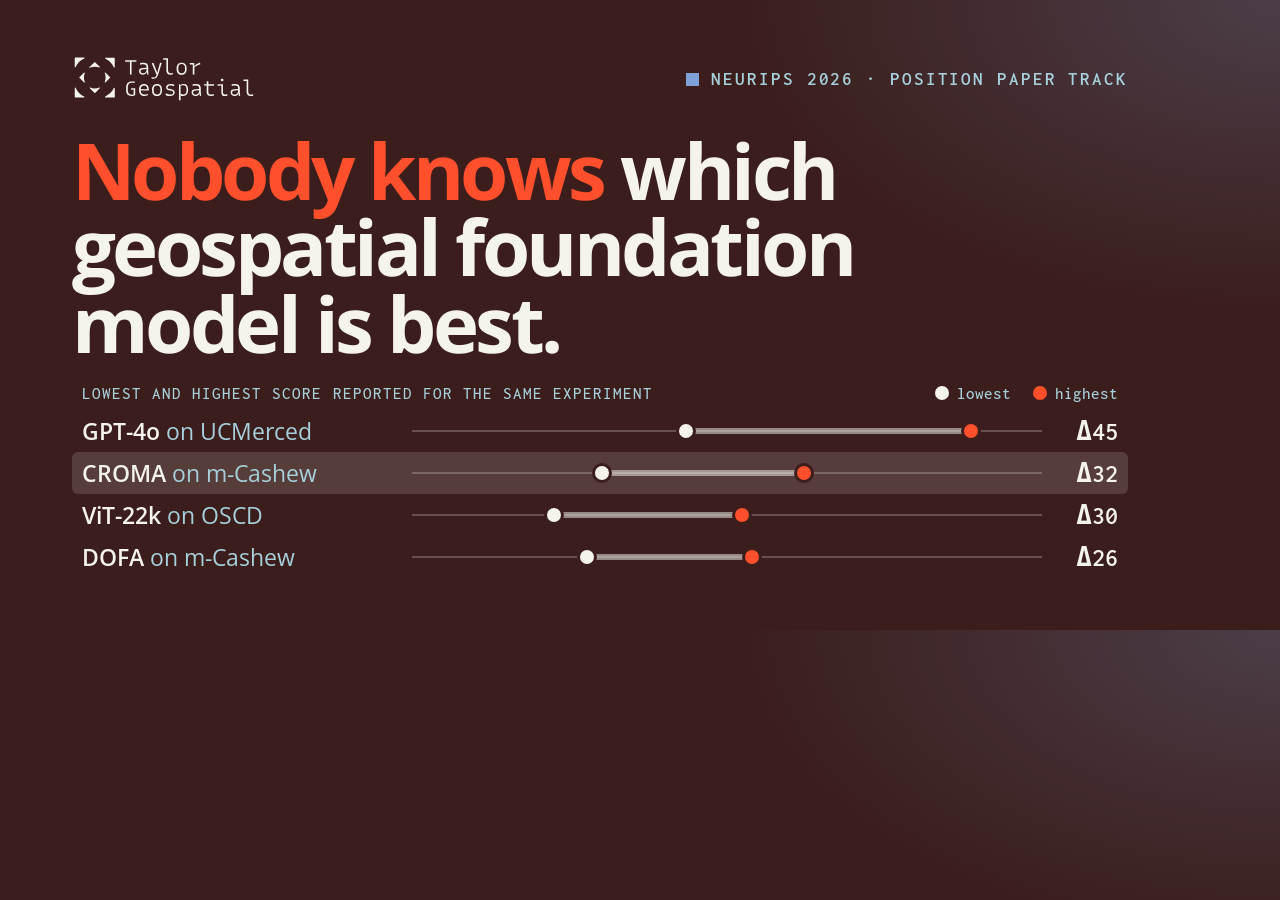
<file: site/assets/og.html>
<!doctype html>
<html lang="en">
<head>
<meta charset="utf-8">
<title>Social card</title>
<!-- Source for og.png (1200 x 630 link-preview image). Rendered by scripts/export_poster.py. -->
<link rel="preconnect" href="https://fonts.googleapis.com">
<link rel="preconnect" href="https://fonts.gstatic.com" crossorigin>
<link rel="stylesheet" href="https://fonts.googleapis.com/css2?family=Inconsolata:wght@500;600&family=Open+Sans:wght@400;600;700&display=swap">
<style>
  :root { --brown: #3B1E1C; --ivory: #F4F4EB; --peri: #80A0D8; --lblue: #A7D0DC; --red: #FF4F2C; }
  * { box-sizing: border-box; }
  html, body { margin: 0; }
  body { width: 1200px; height: 630px; overflow: hidden; padding: 56px 72px 52px; display: flex; flex-direction: column;
    background: radial-gradient(ellipse 60% 70% at 100% 0%, rgba(128,160,216,.24), transparent 70%), var(--brown);
    color: var(--ivory); font-family: "Open Sans", sans-serif; -webkit-font-smoothing: antialiased; }
  header { display: flex; justify-content: space-between; align-items: center; }
  header img { height: 46px; }
  .kicker { font: 600 19px/1 "Inconsolata", monospace; letter-spacing: 0.1em; text-transform: uppercase; color: var(--lblue);
    display: flex; align-items: center; gap: 12px; margin: 0; }
  .kicker::before { content: ""; width: 13px; height: 13px; background: var(--peri); }
  .hook { margin: 30px 0 0; font-size: 78px; line-height: 0.98; letter-spacing: -0.045em; font-weight: 700; }
  .hook em { font-style: normal; color: var(--red); }
  .chart { margin-top: auto; }
  .head { display: flex; justify-content: space-between; font: 500 17px "Inconsolata", monospace; letter-spacing: 0.06em;
    text-transform: uppercase; color: var(--lblue); margin: 0 10px 8px; }
  .key { display: flex; align-items: center; gap: 8px; text-transform: none; letter-spacing: 0; }
  .key i { width: 14px; height: 14px; border-radius: 50%; margin-left: 14px; }
  .row { display: grid; grid-template-columns: 330px 1fr 76px; align-items: center; height: 42px; padding: 0 10px; border-radius: 6px; }
  .row.on { background: rgba(244,244,235,.14); }
  .name { font-size: 23px; font-weight: 600; white-space: nowrap; }
  .name span { font-weight: 400; color: var(--lblue); }
  .track { position: relative; height: 100%; }
  .track::before { content: ""; position: absolute; left: 0; right: 0; top: 50%; height: 2px; margin-top: -1px; background: rgba(244,244,235,.24); }
  .gap { position: absolute; top: 50%; height: 6px; margin-top: -3px; background: rgba(244,244,235,.5); border-radius: 3px; }
  .dot { position: absolute; top: 50%; width: 20px; height: 20px; margin: -10px 0 0 -10px; border-radius: 50%; border: 3px solid var(--brown); }
  .lo { background: var(--ivory); } .hi { background: var(--red); }
  .delta { font: 600 26px "Inconsolata", monospace; text-align: right; }
</style>
</head>
<body>
  <header>
    <img src="tg-logo-stacked-ivory.svg" alt="Taylor Geospatial">
    <p class="kicker">NeurIPS 2026 · Position Paper Track</p>
  </header>
  <p class="hook"><em>Nobody knows</em> which<br>geospatial foundation<br>model is best.</p>
  <div class="chart">
    <div class="head"><span>Lowest and highest score reported for the same experiment</span><span class="key"><i class="lo"></i>lowest <i class="hi"></i>highest</span></div>
    <div id="rows"></div>
  </div>
<script>
  // Subset of the poster chart: same model, benchmark, and protocol across papers.
  const ROWS = [["GPT-4o", "UCMerced", 43.5, 88.8], ["CROMA", "m-Cashew", 30.1, 62.2], ["ViT-22k", "OSCD", 22.5, 52.4], ["DOFA", "m-Cashew", 27.7, 53.9]];
  document.getElementById("rows").innerHTML = ROWS.map(([m, b, lo, hi], i) =>
    `<div class="row${i === 1 ? " on" : ""}"><div class="name">${m} <span>on ${b}</span></div><div class="track"><i class="gap" style="left:${lo}%;width:${hi - lo}%"></i><i class="dot lo" style="left:${lo}%"></i><i class="dot hi" style="left:${hi}%"></i></div><div class="delta">Δ${Math.round(hi - lo)}</div></div>`
  ).join("");
</script>
</body>
</html>
</file>
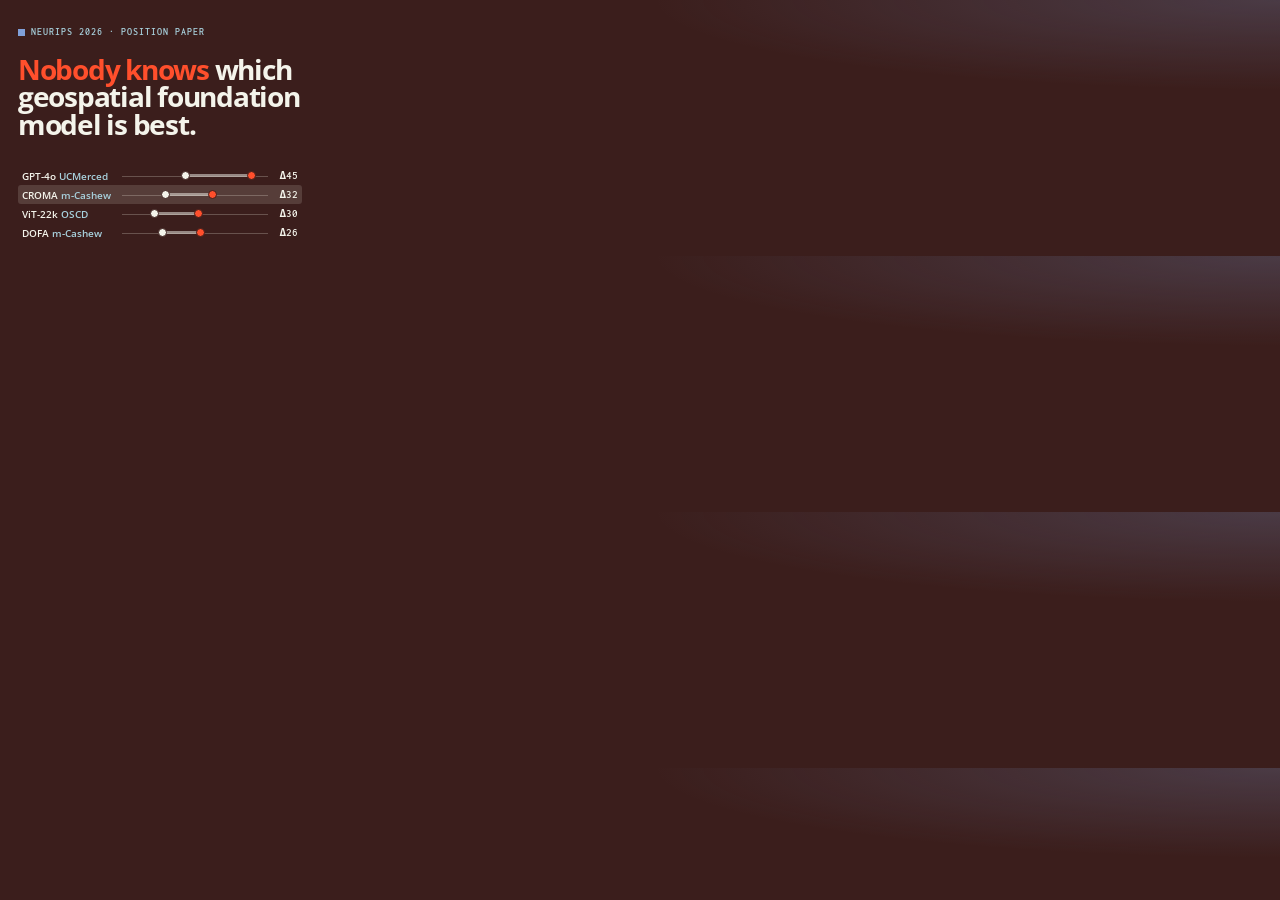
<file: site/poster/thumb.html>
<!doctype html>
<html lang="en">
<head>
<meta charset="utf-8">
<title>Poster thumbnail</title>
<!-- Source for thumbnail.png (320 x 256, the NeurIPS paper thumbnail). Rendered by scripts/export_poster.py. -->
<link rel="preconnect" href="https://fonts.googleapis.com">
<link rel="preconnect" href="https://fonts.gstatic.com" crossorigin>
<link rel="stylesheet" href="https://fonts.googleapis.com/css2?family=Inconsolata:wght@500;600&family=Open+Sans:wght@600;700&display=swap">
<style>
  :root { --brown: #3B1E1C; --ivory: #F4F4EB; --peri: #80A0D8; --lblue: #A7D0DC; --red: #FF4F2C; }
  * { box-sizing: border-box; }
  html, body { margin: 0; }
  body { width: 320px; height: 256px; overflow: hidden; padding: 17px 18px 14px; display: flex; flex-direction: column;
    background: radial-gradient(ellipse 70% 50% at 100% 0%, rgba(128,160,216,.22), transparent 70%), var(--brown);
    color: var(--ivory); font-family: "Open Sans", sans-serif; -webkit-font-smoothing: antialiased; }
  .kicker { font: 600 10px/1 "Inconsolata", monospace; letter-spacing: 0.1em; text-transform: uppercase; color: var(--lblue);
    display: flex; align-items: center; gap: 6px; }
  .kicker::before { content: ""; width: 7px; height: 7px; background: var(--peri); }
  .hook { margin: 9px 0 0; font-size: 28px; line-height: 0.98; letter-spacing: -0.045em; font-weight: 700; }
  .hook em { font-style: normal; color: var(--red); }
  .rows { margin-top: auto; }
  .row { display: grid; grid-template-columns: 100px 1fr 30px; align-items: center; height: 19px; padding: 0 4px; border-radius: 3px; }
  .row.on { background: rgba(244,244,235,.14); }
  .name { font-size: 10px; font-weight: 600; white-space: nowrap; }
  .name span { color: var(--lblue); }
  .track { position: relative; height: 100%; }
  .track::before { content: ""; position: absolute; left: 0; right: 0; top: 50%; height: 1px; background: rgba(244,244,235,.24); }
  .gap { position: absolute; top: 50%; height: 3px; margin-top: -1.5px; background: rgba(244,244,235,.5); border-radius: 2px; }
  .dot { position: absolute; top: 50%; width: 9px; height: 9px; margin: -4.5px 0 0 -4.5px; border-radius: 50%; border: 1.5px solid var(--brown); }
  .lo { background: var(--ivory); } .hi { background: var(--red); }
  .delta { font: 600 11px "Inconsolata", monospace; text-align: right; }
</style>
</head>
<body>
  <p class="kicker">NeurIPS 2026 · Position Paper</p>
  <p class="hook"><em>Nobody knows</em> which geospatial foundation model is best.</p>
  <div class="rows" id="rows"></div>
<script>
  // Same model, benchmark, and protocol; lowest vs highest score across papers (subset of the poster chart).
  const ROWS = [["GPT-4o", "UCMerced", 43.5, 88.8], ["CROMA", "m-Cashew", 30.1, 62.2], ["ViT-22k", "OSCD", 22.5, 52.4], ["DOFA", "m-Cashew", 27.7, 53.9]];
  document.getElementById("rows").innerHTML = ROWS.map(([m, b, lo, hi], i) =>
    `<div class="row${i === 1 ? " on" : ""}"><div class="name">${m} <span>${b}</span></div><div class="track"><i class="gap" style="left:${lo}%;width:${hi - lo}%"></i><i class="dot lo" style="left:${lo}%"></i><i class="dot hi" style="left:${hi}%"></i></div><div class="delta">Δ${Math.round(hi - lo)}</div></div>`
  ).join("");
</script>
</body>
</html>
</file>
<file: site/styles.css>
/* Taylor Geospatial brand tokens (Brand Guide v4.3.26, same as the paper's
   taylorgeospatial.sty and the slide deck). Never #000 / #fff.
   Red is scarce: reserved for the one thing that is wrong or highlighted. */
:root {
  --tg-brown: #3B1E1C;
  --tg-ivory: #F4F4EB;
  --tg-periwinkle: #80A0D8;
  --tg-light-blue: #A7D0DC;
  --tg-green: #CFF29E;
  --tg-red: #FF4F2C;

  --ink-muted: #8A7972;
  --ink-soft: #5C4440;
  --rule: #D9D3C4;
  --card: #FBFBF4;
  --ivory-deep: #ECE9DD;
  --brown-2: #4A2A27;

  --sans: "Open Sans", ui-sans-serif, sans-serif;
  --mono: "Inconsolata", ui-monospace, Menlo, monospace;

  --gutter: clamp(16px, 4vw, 48px);
  --max: 1160px;
}

* { box-sizing: border-box; }
html { scroll-behavior: smooth; scroll-padding-top: 72px; }
body {
  margin: 0;
  background: var(--tg-ivory);
  color: var(--tg-brown);
  font: 400 17px/1.65 var(--sans);
  -webkit-font-smoothing: antialiased;
  text-rendering: optimizeLegibility;
  overflow-x: hidden;
}
img { max-width: 100%; display: block; }
a { color: inherit; }
p a, dd a { text-decoration-color: var(--tg-periwinkle); text-underline-offset: 3px; }
strong, b { font-weight: 600; }
code, .mono { font-family: var(--mono); }
h1, h2, h3 { margin: 0; font-weight: 600; letter-spacing: -0.025em; line-height: 1.12; }
h2 { font-size: clamp(28px, 3.6vw, 42px); margin-bottom: 18px; }
h3 { font-size: 21px; letter-spacing: -0.015em; margin-bottom: 10px; }
p { margin: 0 0 14px; }

.wrap { max-width: var(--max); margin: 0 auto; padding: 0 var(--gutter); }
.narrow { max-width: 860px; }
.split { display: grid; grid-template-columns: minmax(0, 1fr) minmax(0, 1fr); gap: clamp(32px, 5vw, 72px); align-items: center; }

/* kicker: mono caps with the periwinkle square, as on the slides */
.kicker {
  font: 500 13px/1 var(--mono);
  letter-spacing: 0.12em;
  text-transform: uppercase;
  color: var(--ink-muted);
  margin: 0 0 18px;
  display: inline-flex; align-items: center; gap: 10px;
}
.kicker::before { content: ""; width: 9px; height: 9px; background: var(--tg-periwinkle); flex: none; }
.kicker-dark { color: var(--tg-light-blue); }

/* ---------- top bar ---------- */
.bar {
  position: sticky; top: 0; z-index: 10;
  display: flex; align-items: center; justify-content: space-between; gap: 16px;
  padding: 14px var(--gutter);
  background: color-mix(in srgb, var(--tg-ivory) 88%, transparent);
  backdrop-filter: blur(10px);
  border-bottom: 1px solid var(--rule);
}
.bar-logo img { height: 22px; width: auto; }
.bar-nav { display: flex; align-items: center; gap: 22px; font-size: 14px; font-weight: 500; }
.bar-nav a { text-decoration: none; color: var(--ink-soft); }
.bar-nav a:hover { color: var(--tg-brown); }
.bar-nav .pill { background: var(--tg-brown); color: var(--tg-ivory); padding: 6px 14px; border-radius: 999px; }
.bar-nav .pill:hover { color: var(--tg-ivory); background: var(--brown-2); }

/* ---------- hero ---------- */
.hero {
  position: relative;
  padding: clamp(56px, 9vw, 112px) 0 clamp(48px, 6vw, 80px);
  isolation: isolate;
}
/* graticule: a faint lat/lon grid that fades out toward the edges */
.hero::before {
  content: ""; position: absolute; inset: 0; z-index: -1;
  background-image:
    linear-gradient(var(--rule) 1px, transparent 1px),
    linear-gradient(90deg, var(--rule) 1px, transparent 1px);
  background-size: 56px 56px;
  background-position: -1px -1px;
  mask-image: radial-gradient(ellipse 80% 70% at 70% 30%, #000 10%, transparent 75%);
  -webkit-mask-image: radial-gradient(ellipse 80% 70% at 70% 30%, #000 10%, transparent 75%);
  opacity: 0.7;
}
.hero h1 {
  font-size: clamp(38px, 6.4vw, 80px);
  letter-spacing: -0.035em;
  line-height: 1.02;
  max-width: 21ch;
  margin-bottom: 32px;
}
.authors { list-style: none; padding: 0; margin: 0 0 8px; display: flex; flex-wrap: wrap; gap: 4px 18px; font-size: 17px; font-weight: 500; }
.authors sup, .affils sup { font: 500 11px var(--mono); color: var(--ink-muted); margin-left: 1px; }
.affils { display: flex; flex-wrap: wrap; gap: 2px 16px; font-size: 13.5px; color: var(--ink-muted); max-width: 900px; margin-bottom: 32px; }

.cta { display: flex; flex-wrap: wrap; gap: 10px; }
.btn {
  display: inline-flex; align-items: center; gap: 8px;
  padding: 10px 18px;
  border: 1px solid var(--tg-brown);
  border-radius: 999px;
  font-size: 15px; font-weight: 600; text-decoration: none;
  background: var(--card);
  transition: transform .15s ease, background .15s ease;
}
.btn:hover { transform: translateY(-1px); background: var(--tg-ivory); }
.btn .mono { font-weight: 500; font-size: 14px; color: var(--ink-muted); }
.btn-solid { background: var(--tg-brown); color: var(--tg-ivory); }
.btn-solid:hover { background: var(--brown-2); }
.btn-solid .mono { color: var(--tg-light-blue); }

/* stat tiles with the logo's corner brackets */
.stats { display: grid; grid-template-columns: repeat(4, minmax(0, 1fr)); gap: 16px; margin-top: clamp(48px, 6vw, 72px); }
.stat { position: relative; padding: 22px 20px 20px; background: var(--card); }
.stat::before, .stat::after {
  content: ""; position: absolute; width: 14px; height: 14px; border: 2px solid var(--tg-brown);
}
.stat::before { top: 0; left: 0; border-right: 0; border-bottom: 0; }
.stat::after { bottom: 0; right: 0; border-left: 0; border-top: 0; }
.stat-n {
  display: block; font: 600 clamp(44px, 5vw, 60px)/1 var(--sans);
  letter-spacing: -0.04em; font-feature-settings: "tnum" 1, "lnum" 1; margin-bottom: 10px;
}
.stat-n small { font-size: 0.45em; letter-spacing: -0.01em; color: var(--ink-muted); margin-left: 2px; }
.stat-l { display: block; font-size: 14px; line-height: 1.45; color: var(--ink-soft); }

/* ---------- position band ---------- */
.position {
  background:
    radial-gradient(ellipse 60% 80% at 100% 0%, color-mix(in srgb, var(--tg-periwinkle) 18%, transparent), transparent 70%),
    var(--tg-brown);
  color: var(--tg-ivory);
  padding: clamp(64px, 9vw, 112px) 0;
}
.position-lead { font-size: clamp(26px, 3.4vw, 40px); font-weight: 600; line-height: 1.18; letter-spacing: -0.025em; margin-bottom: 26px; }
.position p { color: color-mix(in srgb, var(--tg-ivory) 88%, var(--tg-brown)); }
.position-note { margin-top: 22px; padding-left: 16px; border-left: 2px solid var(--tg-periwinkle); font-size: 15.5px; color: var(--tg-light-blue) !important; }

/* ---------- CROMA example ---------- */
.example { padding: clamp(64px, 8vw, 104px) 0; border-bottom: 1px solid var(--rule); }
.example strong { font-family: var(--mono); font-size: 1.08em; }
.dumbbell { margin: 0; background: var(--card); padding: 28px 24px 18px; border: 1px solid var(--rule); }
.dumbbell svg { width: 100%; height: auto; overflow: visible; }
.db-axis line { stroke: var(--rule); stroke-width: 1; }
.db-ticks text { font: 400 15px var(--mono); fill: var(--ink-muted); text-anchor: middle; }
.db-gap { stroke: var(--ink-muted); stroke-width: 4; stroke-linecap: round; }
.db-lo { fill: var(--tg-brown); stroke: var(--card); stroke-width: 2; }
.db-hi { fill: var(--tg-red); stroke: var(--card); stroke-width: 2; }
.db-val { font: 600 24px var(--mono); fill: var(--tg-brown); text-anchor: middle; }
.db-src { font: 500 15px var(--sans); fill: var(--ink-soft); text-anchor: middle; }
.db-delta { font: 600 18px var(--mono); fill: var(--tg-brown); text-anchor: middle; letter-spacing: 0.02em; }
.db-pt { cursor: default; }
.dumbbell figcaption { font-size: 13px; color: var(--ink-muted); margin-top: 8px; }
.js .dumbbell .db-gap { stroke-dasharray: 160; stroke-dashoffset: 160; transition: stroke-dashoffset 1.1s cubic-bezier(.6,.05,.25,1) .35s; }
.js .dumbbell .db-hi, .js .dumbbell .db-delta, .js .dumbbell .db-pt-hi text { opacity: 0; transition: opacity .4s ease 1.3s; }
.js .reveal.in .dumbbell .db-gap { stroke-dashoffset: 0; }
.js .reveal.in .dumbbell .db-hi, .js .reveal.in .dumbbell .db-delta, .js .reveal.in .dumbbell .db-pt-hi text { opacity: 1; }

/* ---------- section heads ---------- */
.sec-head { max-width: 760px; margin-bottom: clamp(36px, 5vw, 56px); }
.sec-sub { color: var(--ink-soft); font-size: 16.5px; }

/* ---------- findings ---------- */
.findings { padding: clamp(64px, 8vw, 104px) 0 clamp(40px, 5vw, 64px); }
.trend {
  display: grid; grid-template-columns: 150px minmax(0, 1fr); column-gap: clamp(20px, 3vw, 40px);
  padding: 40px 0; border-top: 1px solid var(--rule);
}
.trend > .figs, .trend > .table-wrap { grid-column: 1 / -1; }
.trend-tag { font: 500 13px/1.3 var(--mono); letter-spacing: 0.08em; text-transform: uppercase; color: var(--ink-muted); padding-top: 5px; }
.trend-tag .mono { display: block; font-size: 34px; font-weight: 600; letter-spacing: -0.02em; color: var(--tg-brown); margin-bottom: 4px; }
.trend-body { max-width: 760px; }
.trend-body p { color: var(--ink-soft); }
.trend-body strong { color: var(--tg-brown); }
.trend-fig { grid-template-columns: 150px 1fr minmax(260px, 380px); align-items: start; }

.figs { display: grid; gap: 16px; margin-top: 18px; }
.figs-3 { grid-template-columns: repeat(3, 1fr); }
.figs-2 { grid-template-columns: 0.7fr 1fr; }
.fig { margin: 0; background: var(--card); border: 1px solid var(--rule); padding: 14px 14px 10px; }
.fig img { width: 100%; height: auto; }
.fig-link { display: block; cursor: zoom-in; }
.fig figcaption { font-size: 13px; line-height: 1.45; color: var(--ink-muted); margin-top: 8px; }
.fig figcaption b { color: var(--tg-brown); font-family: var(--mono); }
.fig-side { margin-top: 4px; }

/* weight-release bar: periwinkle / brown / muted, 2px gaps, direct labels + legend swatches */
.wbar { margin-top: 22px; max-width: 720px; }
.wbar-bracket { position: relative; margin-left: var(--l); height: 30px; border: 2px solid var(--tg-brown); border-bottom: 0; margin-bottom: 6px; }
.wbar-bracket span { position: absolute; top: -11px; right: 10px; background: var(--tg-ivory); padding: 0 8px; font: 600 14px var(--mono); }
.wbar-track { display: flex; gap: 2px; height: 22px; }
.seg { flex: var(--w) 1 0; }
.seg:first-child { border-radius: 4px 0 0 4px; }
.seg:last-child { border-radius: 0 4px 4px 0; }
.seg-yes, .sw-yes { background: var(--tg-periwinkle); }
.seg-no, .sw-no { background: var(--tg-brown); }
.seg-unk, .sw-unk { background: var(--ink-muted); }
.wbar-labels { display: flex; gap: 2px; margin-top: 8px; font-size: 13px; color: var(--ink-soft); }
.wbar-labels span { flex: var(--w) 1 0; white-space: nowrap; display: flex; align-items: center; gap: 6px; }
.wbar-labels b { font-family: var(--mono); color: var(--tg-brown); }
.sw { display: inline-block; width: 10px; height: 10px; border-radius: 2px; flex: none; }

/* divergence table */
.table-wrap { margin-top: 18px; border: 1px solid var(--rule); background: var(--card); }
.table-wrap summary { cursor: pointer; padding: 14px 18px; font-weight: 600; font-size: 15px; list-style: none; display: flex; align-items: center; gap: 10px; }
.table-wrap summary::-webkit-details-marker { display: none; }
.table-wrap summary::before { content: "+"; font: 600 18px/1 var(--mono); width: 18px; color: var(--tg-periwinkle); }
.table-wrap[open] summary::before { content: "−"; }
.scroll { overflow-x: auto; border-top: 1px solid var(--rule); }
table { border-collapse: collapse; width: 100%; font-size: 13.5px; min-width: 880px; }
th, td { text-align: left; padding: 9px 12px; border-bottom: 1px solid var(--rule); vertical-align: top; }
th { font: 600 12px var(--mono); letter-spacing: 0.06em; text-transform: uppercase; color: var(--ink-muted); background: var(--tg-ivory); }
td.num, th.num { text-align: right; font-family: var(--mono); font-feature-settings: "tnum" 1; }
tbody tr:last-child td { border-bottom: 0; }
td:last-child { color: var(--ink-soft); min-width: 260px; }

/* ---------- recommendations ---------- */
.recs { padding: clamp(64px, 8vw, 104px) 0; background: var(--ivory-deep); }
.rec-list { list-style: none; margin: 0; padding: 0; display: grid; grid-template-columns: minmax(0, 1fr) minmax(0, 1fr); column-gap: clamp(32px, 5vw, 64px); }
.rec { display: grid; grid-template-columns: 72px 1fr; gap: 12px; padding: 28px 0; border-top: 2px solid var(--tg-brown); }
.rec-n { font: 600 34px/1 var(--mono); color: var(--tg-brown); letter-spacing: -0.02em; }
.rec p { color: var(--ink-soft); font-size: 15.5px; margin: 0; }
.mark { font: 600 13px var(--mono); text-transform: uppercase; letter-spacing: 0.04em; padding: 1px 6px; border: 1px solid var(--rule); background: var(--card); white-space: nowrap; color: var(--tg-brown); }

/* ---------- checklist ---------- */
.checklist { padding: clamp(64px, 8vw, 104px) 0; }
.checklist .split { align-items: start; }
.checks { list-style: none; margin: 0; padding: 0; }
.checks li { position: relative; padding: 13px 0 13px 40px; border-bottom: 1px solid var(--rule); font-size: 15.5px; color: var(--ink-soft); }
.checks li:first-child { border-top: 1px solid var(--rule); }
.checks li::before {
  content: ""; position: absolute; left: 0; top: 15px; width: 20px; height: 20px;
  border: 1.5px solid var(--tg-brown); border-radius: 3px; background: var(--card);
}
.checks li::after {
  content: ""; position: absolute; left: 6px; top: 18px; width: 6px; height: 11px;
  border: solid var(--tg-red); border-width: 0 2.5px 2.5px 0; transform: rotate(45deg);
}
.checks b { font-family: var(--mono); color: var(--tg-brown); margin-right: 6px; }

/* ---------- closing ---------- */
.closing { padding: clamp(64px, 9vw, 120px) 0; background: var(--tg-brown); color: var(--tg-ivory); }
.closing blockquote {
  margin: 0 0 28px; font-size: clamp(30px, 4.4vw, 54px); font-weight: 600; line-height: 1.1; letter-spacing: -0.03em;
}
.closing blockquote::before { content: ""; display: block; width: 56px; height: 4px; background: var(--tg-red); margin-bottom: 28px; }
.closing p { color: color-mix(in srgb, var(--tg-ivory) 82%, var(--tg-brown)); max-width: 720px; }

/* ---------- data ---------- */
.data { padding: clamp(64px, 8vw, 104px) 0; }
.data .split { align-items: start; }
.data p { color: var(--ink-soft); }
.facts { margin: 22px 0 26px; }
.facts div { display: grid; grid-template-columns: 170px 1fr; gap: 14px; padding: 12px 0; border-top: 1px solid var(--rule); }
.facts div:last-child { border-bottom: 1px solid var(--rule); }
.facts dt code { font-weight: 600; font-size: 15px; }
.facts dd { margin: 0; font-size: 14.5px; color: var(--ink-soft); }
.code-card { background: var(--tg-brown); color: var(--tg-ivory); border-radius: 6px; overflow: hidden; position: sticky; top: 92px; }
.code-head { padding: 10px 16px; border-bottom: 1px solid var(--brown-2); font-size: 12px; letter-spacing: 0.1em; text-transform: uppercase; color: var(--ink-muted); }
.code-card pre { margin: 0; padding: 18px 20px 22px; overflow-x: auto; font: 400 15px/1.6 var(--mono); }
.code-card .k { color: var(--tg-periwinkle); }
.code-card .s { color: var(--tg-green); }
.code-card .c { color: var(--ink-muted); }

/* ---------- slides + cite ---------- */
.cite { padding: 0 0 clamp(64px, 8vw, 104px); }
.cite .split { align-items: stretch; }
.slides-card {
  position: relative; display: flex; flex-direction: column; justify-content: flex-end; gap: 6px;
  min-height: 300px; padding: 28px; text-decoration: none; overflow: hidden;
  background:
    linear-gradient(var(--rule) 1px, transparent 1px) 0 0 / 40px 40px,
    linear-gradient(90deg, var(--rule) 1px, transparent 1px) 0 0 / 40px 40px,
    var(--card);
  border: 1px solid var(--rule);
  transition: border-color .2s ease;
}
.slides-card::after {
  content: ""; position: absolute; top: 24px; right: 24px; width: 72px; height: 72px;
  background: url("assets/favicon.svg") center / contain no-repeat;
  opacity: .9;
}
.slides-card:hover { border-color: var(--tg-brown); }
.slides-title { font-size: 30px; font-weight: 600; letter-spacing: -0.025em; }
.slides-sub { color: var(--ink-soft); font-size: 15px; }
.slides-go { margin-top: 10px; font-weight: 600; font-size: 15px; }
.slides-card:hover .slides-go { text-decoration: underline; text-underline-offset: 4px; text-decoration-color: var(--tg-periwinkle); }
.cite-head { display: flex; justify-content: space-between; align-items: center; margin-bottom: 4px; }
.cite-head .kicker { margin: 0; }
.copy {
  font: 600 13px var(--mono); letter-spacing: 0.04em; cursor: pointer;
  background: var(--card); color: var(--tg-brown); border: 1px solid var(--tg-brown); border-radius: 999px; padding: 6px 14px;
}
.copy:hover { background: var(--tg-ivory); }
.bib {
  margin: 14px 0 0; padding: 20px; background: var(--card); border: 1px solid var(--rule);
  font: 400 13.5px/1.6 var(--mono); overflow-x: auto; white-space: pre;
}

/* ---------- footer ---------- */
.foot { background: var(--tg-brown); color: var(--tg-ivory); padding: 44px 0; border-top: 1px solid var(--brown-2); }
.foot-inner { display: flex; align-items: center; justify-content: space-between; gap: 24px; flex-wrap: wrap; }
.foot img { height: 44px; width: auto; }
.foot-links { display: flex; gap: 22px; flex-wrap: wrap; font-size: 14px; }
.foot-links a { text-decoration: none; color: var(--tg-light-blue); }
.foot-links a:hover { color: var(--tg-ivory); }
.foot-note { margin: 0; font-size: 13px; color: var(--ink-muted); width: 100%; }

/* ---------- motion: hero stagger + one-shot scroll reveal ---------- */
@keyframes rise { from { opacity: 0; transform: translateY(14px); } to { opacity: 1; transform: none; } }
.rise { animation: rise .7s cubic-bezier(.2,.7,.2,1) both; animation-delay: calc(var(--d, 0) * 90ms); }
.js .reveal { opacity: 0; transform: translateY(18px); transition: opacity .7s ease, transform .7s cubic-bezier(.2,.7,.2,1); }
.js .reveal.in { opacity: 1; transform: none; }
@media (prefers-reduced-motion: reduce) {
  html { scroll-behavior: auto; }
  .rise { animation: none; }
  .js .reveal { opacity: 1; transform: none; transition: none; }
  .js .dumbbell .db-gap { stroke-dashoffset: 0; transition: none; }
  .js .dumbbell .db-hi, .js .dumbbell .db-delta, .js .dumbbell .db-pt-hi text { opacity: 1; transition: none; }
}

/* ---------- responsive ---------- */
@media (max-width: 1000px) {
  .stats { grid-template-columns: repeat(2, 1fr); }
  .trend-fig { grid-template-columns: 150px 1fr; }
  .trend-fig .fig-side { grid-column: 2; max-width: 460px; margin-top: 18px; }
  .figs-3 { grid-template-columns: repeat(2, 1fr); }
}
@media (max-width: 820px) {
  .split, .rec-list { grid-template-columns: minmax(0, 1fr); }
  .trend, .trend-fig { grid-template-columns: minmax(0, 1fr); }
  .trend-fig .fig-side { grid-column: 1; }
  .trend-tag { display: flex; align-items: baseline; gap: 12px; margin-bottom: 12px; padding: 0; }
  .trend-tag .mono { display: inline; font-size: 26px; margin: 0; }
  .figs-2, .figs-3 { grid-template-columns: 1fr; }
  .bar-nav .opt { display: none; }
  .code-card { position: static; }
  .facts div { grid-template-columns: 1fr; gap: 4px; }
}
@media (max-width: 520px) {
  body { font-size: 16px; }
  .stats { grid-template-columns: minmax(0, 1fr) minmax(0, 1fr); gap: 10px; }
  .stat { padding: 18px 14px 16px; }
  .stat-l { font-size: 13px; }
  .bar-logo img { height: 18px; }
  .bar-nav { gap: 14px; }
  .wbar-labels { flex-direction: column; gap: 4px; }
  .wbar-bracket span { font-size: 12px; right: 4px; }
  .rec { grid-template-columns: 56px 1fr; }
  .rec-n { font-size: 28px; }
  .bib { font-size: 12px; padding: 16px; }
  .slides-card { min-height: 240px; padding: 22px; }
  .slides-card::after { width: 52px; height: 52px; top: 20px; right: 20px; }
  .slides-title { font-size: 26px; }
}

/* ---------- compact layout ---------- */
.hero { padding: clamp(40px, 6vw, 72px) 0 clamp(36px, 4vw, 56px); }
.hero h1 { font-size: clamp(34px, 5.2vw, 64px); margin-bottom: 24px; }
.stats { margin-top: clamp(32px, 4vw, 48px); }
.stat { padding: 18px 18px 16px; }
.stat-n { font-size: clamp(38px, 4vw, 48px); }
.position { padding: clamp(40px, 5vw, 64px) 0; }
.position-lead { font-size: clamp(24px, 2.8vw, 32px); margin-bottom: 16px; }
.findings, .recs, .data { padding: clamp(44px, 5vw, 68px) 0; }
.sec-head { margin-bottom: 24px; }
h2 { font-size: clamp(24px, 2.8vw, 32px); margin-bottom: 10px; }
.trend { grid-template-columns: minmax(0, 1fr) minmax(0, 1fr); column-gap: clamp(28px, 4vw, 56px); padding: 28px 0; align-items: center; }
.trend-stack { grid-template-columns: minmax(0, 1fr); }
.trend-stack .trend-body { max-width: 860px; }
.trend > .figs, .trend > .table-wrap { grid-column: 1 / -1; }
.trend-body { max-width: none; align-self: start; }
.trend-body h3 .mono { color: var(--ink-muted); margin-right: 8px; font-weight: 500; }
.trend-body p { font-size: 16px; }
.wbar { margin-top: 0; max-width: none; }
.figs { margin-top: 10px; }
.figs-3 .fig img, .figs-2 .fig img { max-height: 230px; object-fit: contain; }
.more { font-size: 14px; }
.rec-list { grid-template-columns: repeat(3, minmax(0, 1fr)); column-gap: 32px; }
.rec { grid-template-columns: 44px 1fr; padding: 18px 0; border-top-width: 1px; }
.rec-n { font-size: 20px; padding-top: 2px; }
.rec h3 { font-size: 17px; margin-bottom: 4px; }
.rec p { font-size: 14.5px; }
.data .cta { margin-top: 20px; }
@media (max-width: 820px) {
  .trend { grid-template-columns: minmax(0, 1fr); row-gap: 24px; }
  .rec-list { grid-template-columns: minmax(0, 1fr); }
  .wbar { margin-top: 28px; }
}
.wbar-labels { gap: 6px 18px; flex-wrap: wrap; }
.wbar-labels span { flex: none; }

/* ---------- hero globe (globe.js): institutions behind the papers, by year ---------- */
/* globe column leaves the title room for three lines ("No One Knows the State" is ~11em) */
.hero-grid { display: grid; grid-template-columns: minmax(0, 1fr) clamp(260px, 25vw, 310px); grid-template-areas: "text globe" "cta cta";
  column-gap: clamp(20px, 3vw, 36px); align-items: center; }
.hero-text { grid-area: text; min-width: 0; }
.hero-grid .cta { grid-area: cta; }
.globe { grid-area: globe; margin: 0; display: none;
  --globe-sphere: var(--card); --globe-hi: rgba(244,244,235,0); --globe-shade: rgba(59,30,28,.10);
  --globe-line: var(--tg-brown); --globe-land: var(--tg-brown); --globe-now: var(--tg-red); --globe-then: var(--tg-periwinkle); }
.js .globe { display: block; }
.globe-stage { position: relative; aspect-ratio: 1; touch-action: pan-y; cursor: grab; user-select: none; -webkit-user-select: none; }
.globe-stage:active { cursor: grabbing; }
.globe canvas { display: block; width: 100%; height: 100%; }
.globe-tip { position: absolute; z-index: 2; transform: translate(-50%, calc(-100% - 12px)); pointer-events: none; width: max-content; max-width: 240px;
  padding: 6px 10px; background: var(--tg-brown); color: var(--tg-ivory); border-radius: 6px; font-size: 13px; line-height: 1.3; }
.globe-tip b { display: block; font-weight: 600; }
.globe-tip span { font: 500 12px var(--mono); color: var(--tg-light-blue); }
.globe figcaption { margin-top: 8px; text-align: center; }
.globe-years { display: flex; flex-wrap: wrap; justify-content: center; align-items: center; gap: 2px 6px; }
.globe-years button { padding: 2px 3px; border: 0; border-bottom: 2px solid var(--rule); background: none; cursor: pointer;
  font: 500 12.5px var(--mono); letter-spacing: 0.06em; color: var(--ink-muted); }
.globe-years button:hover { color: var(--tg-brown); }
.globe-years button[aria-pressed="true"] { color: var(--tg-brown); border-bottom-color: var(--tg-red); }
.globe-years .globe-play { display: grid; place-items: center; width: 22px; height: 22px; border-bottom: 0; }
.globe-play svg { width: 10px; height: 10px; fill: currentColor; }
.globe-caption { margin: 6px 0 0; font: 500 12px var(--mono); letter-spacing: 0.08em; text-transform: uppercase; color: var(--ink-muted); }
@media (max-width: 820px) {
  .hero-grid { grid-template-columns: minmax(0, 1fr); grid-template-areas: "text" "cta" "globe"; }
  .globe { width: min(100%, 340px); justify-self: center; margin-top: 36px; }
}
.globe[hidden] { display: none; }
</file>
<file: site/poster/poster.css>
/* All sizes are in --u, where 5120u is the poster width. On the web --u follows the window,
   so the poster fills any screen and stacks into one column on narrow ones. With ?export
   --u is 1px and the stage is exactly 5120 x 2880 px, the NeurIPS PNG limit. */
:root {
  --u: calc(100vw / 5120);
  --brown: #3B1E1C; --ivory: #F4F4EB; --peri: #80A0D8; --lblue: #A7D0DC; --red: #FF4F2C;
  --muted: #6E5B55; --taupe: #8A7972; --soft: #5C4440; --rule: #D9D3C4; --card: #FBFBF4; --brown2: #4A2A27;
  --sans: "Open Sans", ui-sans-serif, sans-serif; --mono: "Inconsolata", ui-monospace, Menlo, monospace;
}
* { box-sizing: border-box; }
html, body { margin: 0; background: var(--ivory); }
body { font-family: var(--sans); color: var(--brown); -webkit-font-smoothing: antialiased; }
#stage { position: relative; width: 100%; min-height: calc(2880 * var(--u)); display: grid; grid-template-columns: 1240fr 2620fr 1260fr; background: var(--ivory); }
p, h1, ol { margin: 0; }
sup { font-size: 0.6em; color: var(--muted); }

.col { padding: calc(120 * var(--u)) calc(110 * var(--u)) calc(100 * var(--u)); display: flex; flex-direction: column; }
.kicker { font: 500 calc(40 * var(--u))/1 var(--mono); letter-spacing: 0.1em; text-transform: uppercase; color: var(--muted);
  display: flex; align-items: center; gap: calc(22 * var(--u)); }
.kicker::before { content: ""; width: calc(26 * var(--u)); height: calc(26 * var(--u)); background: var(--peri); flex: none; }
.kicker.sec { margin-top: calc(76 * var(--u)); padding-top: calc(48 * var(--u)); border-top: calc(3 * var(--u)) solid var(--rule); }
.body { font-size: calc(54 * var(--u)); line-height: 1.38; margin-top: calc(36 * var(--u)); color: var(--soft); }
.body b { color: var(--brown); font-weight: 600; }

.logo { height: calc(76 * var(--u)); width: auto; align-self: flex-start; margin-bottom: calc(72 * var(--u)); }
h1 { font-size: calc(92 * var(--u)); line-height: 1.08; letter-spacing: -0.03em; font-weight: 600; margin-top: calc(40 * var(--u)); }
.authors { font-size: calc(42 * var(--u)); line-height: 1.4; font-weight: 500; margin-top: calc(44 * var(--u)); }
.affils { font-size: calc(34 * var(--u)); line-height: 1.45; color: var(--muted); margin-top: calc(20 * var(--u)); }
.affils sup { margin-left: calc(10 * var(--u)); }

.stat { margin-top: calc(46 * var(--u)); display: grid; grid-template-columns: calc(330 * var(--u)) 1fr; column-gap: calc(36 * var(--u)); align-items: center; }
.stat .n { font: 600 calc(150 * var(--u))/0.95 var(--sans); letter-spacing: -0.045em; font-feature-settings: "tnum" 1, "lnum" 1; }
.stat .n small { font-size: 0.4em; color: var(--muted); letter-spacing: -0.01em; }
.stat .l { font-size: calc(44 * var(--u)); line-height: 1.32; color: var(--soft); }
.wbar { grid-column: 1 / -1; display: flex; gap: calc(6 * var(--u)); height: calc(44 * var(--u)); margin-top: calc(30 * var(--u)); }
.wbar i { border-radius: calc(4 * var(--u)); }
.yes { background: var(--peri); } .no { background: var(--brown); } .unk { background: var(--taupe); }
.legend { grid-column: 1 / -1; font: 500 calc(34 * var(--u)) var(--mono); color: var(--soft); margin-top: calc(16 * var(--u)); display: flex; align-items: center; gap: calc(12 * var(--u)); }
.legend i { width: calc(26 * var(--u)); height: calc(26 * var(--u)); border-radius: calc(4 * var(--u)); margin-left: calc(22 * var(--u)); } .legend i:first-child { margin-left: 0; }

.center { background: radial-gradient(ellipse 70% 50% at 100% 0%, rgba(128,160,216,.22), transparent 70%), var(--brown);
  color: var(--ivory); padding: calc(120 * var(--u)) calc(150 * var(--u)) calc(100 * var(--u)); display: flex; flex-direction: column; }
.hook { font-size: calc(226 * var(--u)); line-height: 0.98; letter-spacing: -0.045em; font-weight: 700; }
.hook em { font-style: normal; color: var(--red); }
.sub { font-size: calc(66 * var(--u)); line-height: 1.3; margin-top: calc(52 * var(--u)); color: #E6E2D6; max-width: calc(2200 * var(--u)); }
.sub b { color: var(--ivory); font-weight: 700; }

.chart { margin-top: calc(56 * var(--u)); }
.chart-head { display: flex; justify-content: space-between; font: 500 calc(36 * var(--u)) var(--mono); letter-spacing: 0.06em; text-transform: uppercase; color: var(--lblue); margin-bottom: calc(22 * var(--u)); }
.key { display: flex; align-items: center; gap: calc(12 * var(--u)); text-transform: none; letter-spacing: 0; }
.key i { width: calc(28 * var(--u)); height: calc(28 * var(--u)); border-radius: 50%; margin-left: calc(26 * var(--u)); }
.lo { background: var(--ivory); } .hi { background: var(--red); }
.row { display: grid; grid-template-columns: calc(760 * var(--u)) 1fr calc(150 * var(--u)); align-items: center; height: calc(75 * var(--u)); padding: 0 calc(20 * var(--u)); border-radius: calc(10 * var(--u)); cursor: pointer; }
.row.on { background: rgba(244,244,235,.14); }
.row .name { font-size: calc(40 * var(--u)); font-weight: 600; white-space: nowrap; }
.row .name span { font-weight: 400; color: var(--lblue); }
.track { position: relative; height: 100%; }
.track::before { content: ""; position: absolute; left: 0; right: 0; top: 50%; height: calc(3 * var(--u)); background: rgba(244,244,235,.24); }
.gap { position: absolute; top: 50%; height: calc(10 * var(--u)); margin-top: calc(-5 * var(--u)); background: rgba(244,244,235,.5); border-radius: calc(5 * var(--u)); }
.dot { position: absolute; top: 50%; width: calc(34 * var(--u)); height: calc(34 * var(--u)); margin: calc(-17 * var(--u)) 0 0 calc(-17 * var(--u)); border-radius: 50%; border: calc(4 * var(--u)) solid var(--brown); }
.row .delta { font: 600 calc(44 * var(--u)) var(--mono); text-align: right; }
.axis { margin: calc(6 * var(--u)) calc(170 * var(--u)) 0 calc(780 * var(--u)); display: flex; justify-content: space-between; font: 400 calc(34 * var(--u)) var(--mono); color: var(--lblue); }
.detail { margin-top: calc(30 * var(--u)); padding: calc(30 * var(--u)) calc(42 * var(--u)); background: rgba(244,244,235,.12); border-left: calc(8 * var(--u)) solid var(--red); font-size: calc(44 * var(--u)); line-height: 1.35; min-height: calc(180 * var(--u)); margin-bottom: calc(40 * var(--u)); }
.detail b { font-weight: 600; } .detail .mono { font-family: var(--mono); }

.foot { margin-top: auto; display: flex; align-items: center; gap: calc(60 * var(--u)); }
.qr { width: calc(340 * var(--u)); height: calc(340 * var(--u)); border-radius: calc(10 * var(--u)); flex: none; }
.foot-big { font-size: calc(60 * var(--u)); font-weight: 600; }
.foot-url { font: 500 calc(52 * var(--u)) var(--mono); color: var(--lblue); margin-top: calc(8 * var(--u)); }
.foot-note { font-size: calc(42 * var(--u)); line-height: 1.35; color: #DDD8CC; margin-top: calc(22 * var(--u)); max-width: calc(1700 * var(--u)); }

.recs { list-style: none; padding: 0; margin-top: calc(30 * var(--u)); }
.recs li { display: grid; grid-template-columns: calc(130 * var(--u)) 1fr; padding: calc(38 * var(--u)) 0; border-bottom: calc(3 * var(--u)) solid var(--rule); font-size: calc(52 * var(--u)); line-height: 1.32; color: var(--soft); }
.recs li span { font: 600 calc(56 * var(--u))/1.15 var(--mono); color: var(--brown); }
.recs b { color: var(--brown); font-weight: 600; }
.tag { font: 600 calc(36 * var(--u)) var(--mono); font-style: normal; text-transform: uppercase; border: calc(3 * var(--u)) solid var(--rule); background: var(--card); padding: calc(2 * var(--u)) calc(12 * var(--u)); white-space: nowrap; color: var(--brown); }
.contact { font: 500 calc(40 * var(--u)) var(--mono); margin-top: calc(28 * var(--u)); }

#tip { position: absolute; display: none; background: var(--ivory); color: var(--brown); font: 500 calc(34 * var(--u)) var(--mono); padding: calc(14 * var(--u)) calc(22 * var(--u)); border: calc(3 * var(--u)) solid var(--brown); pointer-events: none; white-space: nowrap; z-index: 3; }

.export { --u: 1px; }
.export body { width: 5120px; height: 2880px; overflow: hidden; }
.export #stage { width: 5120px; height: 2880px; min-height: 0; overflow: hidden; }
.print body, .print #stage { height: 3291px; }
.print .row { height: 96px; }
.print .detail { margin-bottom: 60px; }
/* The side columns are 470 and 400 px shorter than the stage, so spread that between elements. */
.print .kicker.sec { margin-top: 146px; padding-top: 78px; }
.print .sub { margin-top: 152px; }
.print .chart { margin-top: 186px; }
.print .logo { margin-bottom: 112px; }
.print h1 { margin-top: 60px; }
.print .authors { margin-top: 74px; }
.print .stat { margin-top: 96px; }
.print .body { margin-top: 50px; }
.print .recs { margin-top: 60px; }
.print .recs li { padding: 60px 0; }
.print .contact { margin-top: 58px; }
.chrome { display: flex; justify-content: space-between; align-items: center; gap: 16px; padding: 8px 16px;
  background: var(--brown); font: 500 13px var(--mono); color: var(--lblue); }
.chrome a { color: var(--ivory); text-decoration: none; }
.export .chrome { display: none; }
@media (max-width: 900px) {
  :root { --u: calc(100vw / 1300); }
  #stage { grid-template-columns: minmax(0, 1fr); }
  .col, .center { padding: calc(110 * var(--u)) calc(90 * var(--u)); }
  .hook { font-size: calc(170 * var(--u)); }
  .row { grid-template-columns: calc(430 * var(--u)) 1fr calc(120 * var(--u)); height: calc(96 * var(--u)); }
  .row .name { font-size: calc(36 * var(--u)); white-space: normal; line-height: 1.1; }
  .axis { margin: calc(6 * var(--u)) calc(150 * var(--u)) 0 calc(620 * var(--u)); }
  .chart-head { flex-direction: column; gap: calc(14 * var(--u)); }
  .foot { margin-top: calc(60 * var(--u)); }
  .chrome span { display: none; }
  .foot-url { word-break: break-all; }
  .foot > div { min-width: 0; }
}
</file>
